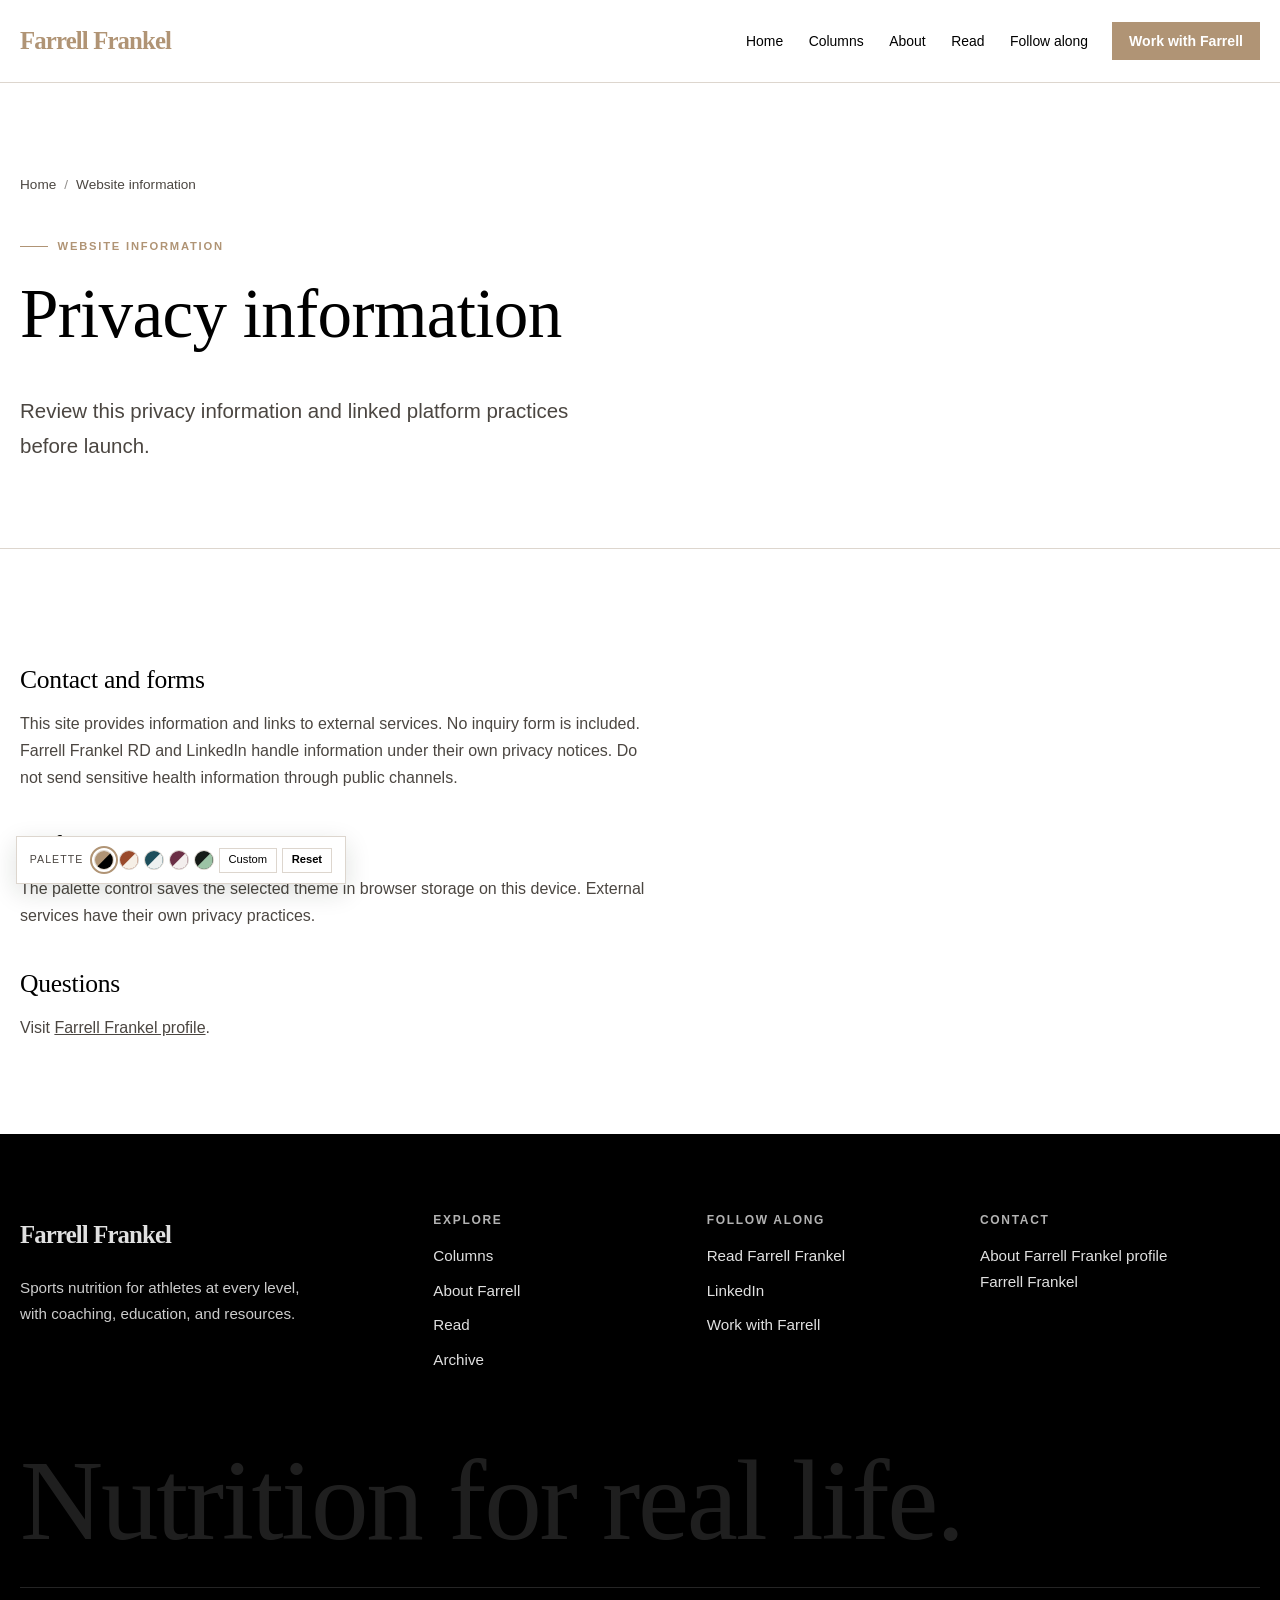
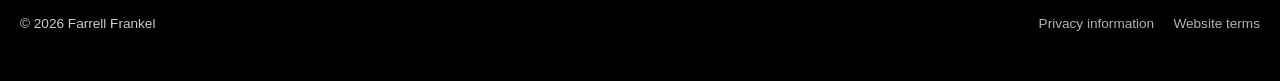
<file: privacy-policy.html>
<!DOCTYPE html><html lang="en" data-theme="sage"><head><meta charset="UTF-8"><meta name="viewport" content="width=device-width, initial-scale=1"><title>Privacy Information | Farrell Frankel</title><meta name="description" content="Privacy information for the Farrell Frankel website."><meta property="og:type" content="website"><meta property="og:site_name" content="Farrell Frankel"><meta property="og:title" content="Privacy Information | Farrell Frankel"><meta property="og:description" content="Privacy information for the Farrell Frankel website."><meta name="theme-color" content="#B09475"><link rel="icon" href="favicon.svg" type="image/svg+xml"><script src="theme-init.js"></script><link rel="preconnect" href="https://www.fueledbyfarrell.com">
  <link rel="preconnect" href="https://fonts.googleapis.com"><link rel="preconnect" href="https://fonts.gstatic.com" crossorigin><link rel="stylesheet" href="https://fonts.googleapis.com/css2?family=Instrument+Sans:wght@400;500;600&family=Newsreader:ital,opsz,wght@0,6..72,400;1,6..72,400&display=swap"><link rel="stylesheet" href="styles.css"><script type="application/ld+json">{"@context":"https://schema.org","@type":"WebPage","name":"Farrell Frankel","url":"https://fueledbyfarrell.com/"}</script></head><body class=""><a href="#main" class="skip-link">Skip to main content</a><header class="site-header"><div class="wrap header-inner"><a href="index.html" class="brand brand-wordmark" aria-label="Farrell Frankel, home">Farrell Frankel</a><nav class="main-nav" id="main-nav" aria-label="Primary"><ul class="nav-list"><li><a href="index.html">Home</a></li><li><a href="services.html">Columns</a></li><li><a href="about.html">About</a></li><li><a href="resources.html">Read</a></li><li><a href="contact.html">Follow along</a></li></ul><div class="mobile-only"><a href="https://www.fueledbyfarrell.com/" class="btn">Work with Farrell</a></div></nav><div class="header-tools"><a href="https://www.fueledbyfarrell.com/" class="btn btn-sm header-cta">Work with Farrell</a><button type="button" class="menu-toggle" aria-expanded="false" aria-controls="main-nav" aria-label="Open menu"><span></span></button></div></div></header><main id="main"><section class="page-hero"><div class="wrap"><nav class="crumbs"><ol><li><a href="index.html">Home</a></li><li>Website information</li></ol></nav><p class="kicker">Website information</p><h1 style="max-width:22ch">Privacy information</h1><p class="lead">Review this privacy information and linked platform practices before launch.</p></div></section><section class="section-tight"><div class="wrap"><article class="legal"><h2>Contact and forms</h2><p>This site provides information and links to external services. No inquiry form is included. Farrell Frankel RD and LinkedIn handle information under their own privacy notices. Do not send sensitive health information through public channels.</p><h2>Preferences</h2><p>The palette control saves the selected theme in browser storage on this device. External services have their own privacy practices.</p><h2>Questions</h2><p>Visit <a href="https://www.fueledbyfarrell.com/team-1">Farrell Frankel profile</a>.</p></article></div></section></main><footer class="site-footer"><div class="wrap"><div class="footer-grid"><div><a href="index.html" class="brand brand-wordmark" style="margin-bottom:1.2rem">Farrell Frankel</a><p style="max-width:34ch;opacity:.8">Sports nutrition for athletes at every level, with coaching, education, and resources.</p></div><div><h2>Explore</h2><ul><li><a href="services.html">Columns</a></li><li><a href="about.html">About Farrell</a></li><li><a href="resources.html">Read</a></li><li><a href="https://www.fueledbyfarrell.com/">Archive</a></li></ul></div><div><h2>Follow along</h2><ul><li><a href="https://www.fueledbyfarrell.com/">Read Farrell Frankel</a></li><li><a href="https://www.linkedin.com/in/farrell-frankel-ms-rd-2a87b11b/">LinkedIn</a></li><li><a href="https://www.fueledbyfarrell.com/">Work with Farrell</a></li></ul></div><div><h2>Contact</h2><address style="font-style:normal"><a href="https://www.fueledbyfarrell.com/team-1">About Farrell Frankel profile</a><br><a href="#contact">Farrell Frankel</a></address></div></div><p class="footer-word" aria-hidden="true">Nutrition for real life.</p><div class="footer-bottom"><p>&copy; <span data-year>2026</span> Farrell Frankel</p><nav aria-label="Legal"><a href="privacy-policy.html">Privacy information</a><a href="terms.html">Website terms</a></nav></div></div></footer><div class="palette palette-dock" role="group" aria-label="Colour palette">
  <span class="palette-label">Palette</span>
  <div class="palette-swatches">
    <button type="button" class="swatch" data-set-theme="sage" aria-pressed="true" aria-label="Farrell brand palette" title="Farrell"></button>
    <button type="button" class="swatch" data-set-theme="clay" aria-pressed="false" aria-label="Clay palette" title="Clay"></button>
    <button type="button" class="swatch" data-set-theme="harbor" aria-pressed="false" aria-label="Harbor palette" title="Harbor"></button>
    <button type="button" class="swatch" data-set-theme="plum" aria-pressed="false" aria-label="Plum palette" title="Plum"></button>
    <button type="button" class="swatch" data-set-theme="night" aria-pressed="false" aria-label="Night palette" title="Night"></button>
    <button type="button" class="palette-custom-toggle" aria-expanded="false">Custom</button>
    <button type="button" class="palette-reset-default" data-reset-default-palette aria-label="Reset palette to default colors" title="Reset to default colors">Reset</button>
  </div>
  <div class="palette-custom-controls" hidden>
    <p class="palette-custom-title">Make your own palette</p>
    <label>Page background <input type="color" data-custom-color="bg" value="#FFFFFF"></label>
    <label>Text <input type="color" data-custom-color="ink" value="#000000"></label>
    <label>Accent <input type="color" data-custom-color="accent" value="#B09475"></label>
    <div class="palette-custom-actions"><button type="button" class="palette-apply" data-apply-custom-palette>Apply colors</button><button type="button" class="palette-reset" data-reset-custom-palette>Reset</button></div>
    <p class="palette-custom-help">For clear contrast, pair a light page with dark text or a dark page with light text.</p>
    <p class="palette-custom-status" role="status" aria-live="polite"></p>
  </div>
</div><script src="script.js" defer></script></body></html>
</file>
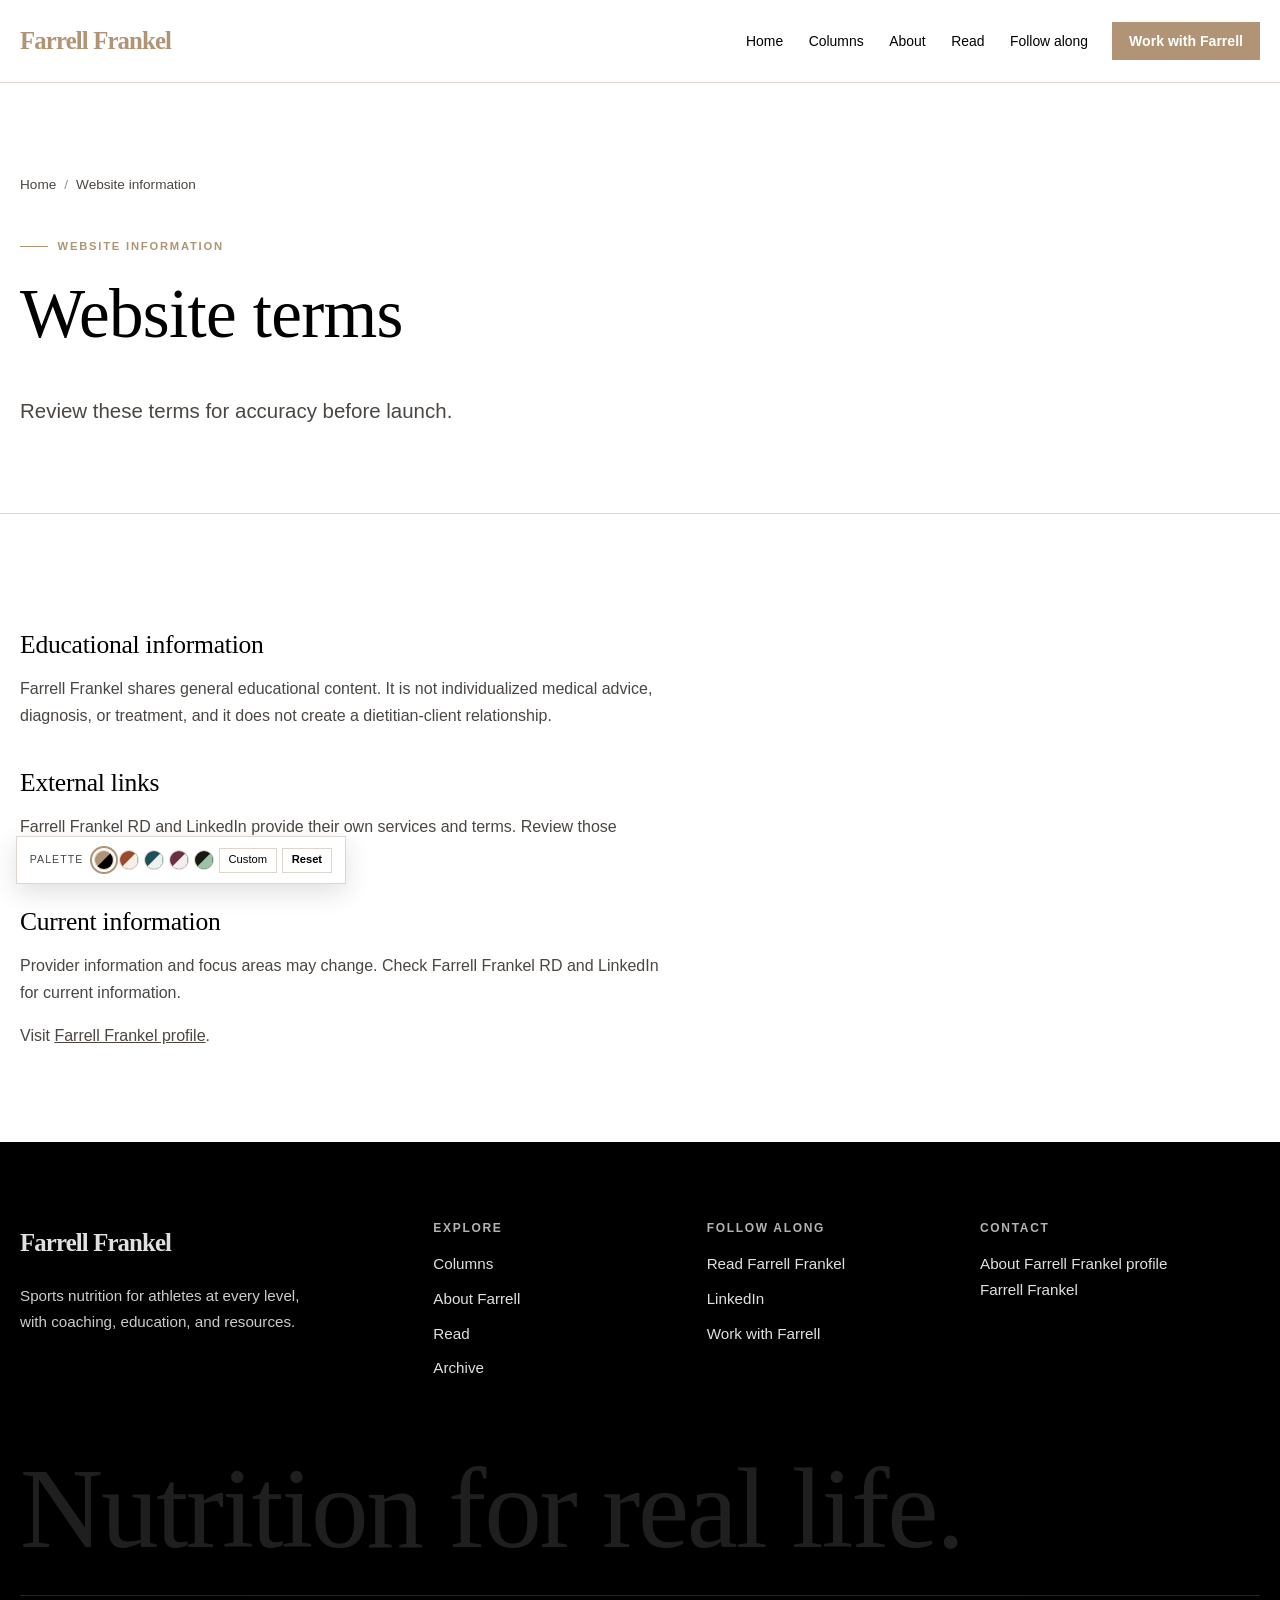
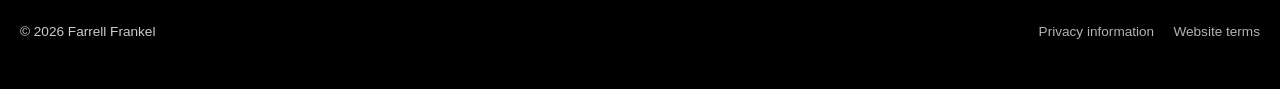
<file: terms.html>
<!DOCTYPE html><html lang="en" data-theme="sage"><head><meta charset="UTF-8"><meta name="viewport" content="width=device-width, initial-scale=1"><title>Website Terms | Farrell Frankel</title><meta name="description" content="General terms and educational content information for the Farrell Frankel website."><meta property="og:type" content="website"><meta property="og:site_name" content="Farrell Frankel"><meta property="og:title" content="Website Terms | Farrell Frankel"><meta property="og:description" content="General terms and educational content information for the Farrell Frankel website."><meta name="theme-color" content="#B09475"><link rel="icon" href="favicon.svg" type="image/svg+xml"><script src="theme-init.js"></script><link rel="preconnect" href="https://www.fueledbyfarrell.com">
  <link rel="preconnect" href="https://fonts.googleapis.com"><link rel="preconnect" href="https://fonts.gstatic.com" crossorigin><link rel="stylesheet" href="https://fonts.googleapis.com/css2?family=Instrument+Sans:wght@400;500;600&family=Newsreader:ital,opsz,wght@0,6..72,400;1,6..72,400&display=swap"><link rel="stylesheet" href="styles.css"><script type="application/ld+json">{"@context":"https://schema.org","@type":"WebPage","name":"Farrell Frankel","url":"https://fueledbyfarrell.com/"}</script></head><body class=""><a href="#main" class="skip-link">Skip to main content</a><header class="site-header"><div class="wrap header-inner"><a href="index.html" class="brand brand-wordmark" aria-label="Farrell Frankel, home">Farrell Frankel</a><nav class="main-nav" id="main-nav" aria-label="Primary"><ul class="nav-list"><li><a href="index.html">Home</a></li><li><a href="services.html">Columns</a></li><li><a href="about.html">About</a></li><li><a href="resources.html">Read</a></li><li><a href="contact.html">Follow along</a></li></ul><div class="mobile-only"><a href="https://www.fueledbyfarrell.com/" class="btn">Work with Farrell</a></div></nav><div class="header-tools"><a href="https://www.fueledbyfarrell.com/" class="btn btn-sm header-cta">Work with Farrell</a><button type="button" class="menu-toggle" aria-expanded="false" aria-controls="main-nav" aria-label="Open menu"><span></span></button></div></div></header><main id="main"><section class="page-hero"><div class="wrap"><nav class="crumbs"><ol><li><a href="index.html">Home</a></li><li>Website information</li></ol></nav><p class="kicker">Website information</p><h1 style="max-width:22ch">Website terms</h1><p class="lead">Review these terms for accuracy before launch.</p></div></section><section class="section-tight"><div class="wrap"><article class="legal"><h2>Educational information</h2><p>Farrell Frankel shares general educational content. It is not individualized medical advice, diagnosis, or treatment, and it does not create a dietitian-client relationship.</p><h2>External links</h2><p>Farrell Frankel RD and LinkedIn provide their own services and terms. Review those terms when using either platform.</p><h2>Current information</h2><p>Provider information and focus areas may change. Check Farrell Frankel RD and LinkedIn for current information.</p><p>Visit <a href="https://www.fueledbyfarrell.com/team-1">Farrell Frankel profile</a>.</p></article></div></section></main><footer class="site-footer"><div class="wrap"><div class="footer-grid"><div><a href="index.html" class="brand brand-wordmark" style="margin-bottom:1.2rem">Farrell Frankel</a><p style="max-width:34ch;opacity:.8">Sports nutrition for athletes at every level, with coaching, education, and resources.</p></div><div><h2>Explore</h2><ul><li><a href="services.html">Columns</a></li><li><a href="about.html">About Farrell</a></li><li><a href="resources.html">Read</a></li><li><a href="https://www.fueledbyfarrell.com/">Archive</a></li></ul></div><div><h2>Follow along</h2><ul><li><a href="https://www.fueledbyfarrell.com/">Read Farrell Frankel</a></li><li><a href="https://www.linkedin.com/in/farrell-frankel-ms-rd-2a87b11b/">LinkedIn</a></li><li><a href="https://www.fueledbyfarrell.com/">Work with Farrell</a></li></ul></div><div><h2>Contact</h2><address style="font-style:normal"><a href="https://www.fueledbyfarrell.com/team-1">About Farrell Frankel profile</a><br><a href="#contact">Farrell Frankel</a></address></div></div><p class="footer-word" aria-hidden="true">Nutrition for real life.</p><div class="footer-bottom"><p>&copy; <span data-year>2026</span> Farrell Frankel</p><nav aria-label="Legal"><a href="privacy-policy.html">Privacy information</a><a href="terms.html">Website terms</a></nav></div></div></footer><div class="palette palette-dock" role="group" aria-label="Colour palette">
  <span class="palette-label">Palette</span>
  <div class="palette-swatches">
    <button type="button" class="swatch" data-set-theme="sage" aria-pressed="true" aria-label="Farrell brand palette" title="Farrell"></button>
    <button type="button" class="swatch" data-set-theme="clay" aria-pressed="false" aria-label="Clay palette" title="Clay"></button>
    <button type="button" class="swatch" data-set-theme="harbor" aria-pressed="false" aria-label="Harbor palette" title="Harbor"></button>
    <button type="button" class="swatch" data-set-theme="plum" aria-pressed="false" aria-label="Plum palette" title="Plum"></button>
    <button type="button" class="swatch" data-set-theme="night" aria-pressed="false" aria-label="Night palette" title="Night"></button>
    <button type="button" class="palette-custom-toggle" aria-expanded="false">Custom</button>
    <button type="button" class="palette-reset-default" data-reset-default-palette aria-label="Reset palette to default colors" title="Reset to default colors">Reset</button>
  </div>
  <div class="palette-custom-controls" hidden>
    <p class="palette-custom-title">Make your own palette</p>
    <label>Page background <input type="color" data-custom-color="bg" value="#FFFFFF"></label>
    <label>Text <input type="color" data-custom-color="ink" value="#000000"></label>
    <label>Accent <input type="color" data-custom-color="accent" value="#B09475"></label>
    <div class="palette-custom-actions"><button type="button" class="palette-apply" data-apply-custom-palette>Apply colors</button><button type="button" class="palette-reset" data-reset-custom-palette>Reset</button></div>
    <p class="palette-custom-help">For clear contrast, pair a light page with dark text or a dark page with light text.</p>
    <p class="palette-custom-status" role="status" aria-live="polite"></p>
  </div>
</div><script src="script.js" defer></script></body></html>
</file>
<file: styles.css>
/* Nutrition practice website styles */

/* ---------- Palettes (built-in, switchable) ---------- */
:root,
[data-theme="sage"] {
  --bg: #FFFFFF;
  --surface: #FFFFFF;
  --surface-2: #F4F2EF;
  --ink: #000000;
  --ink-soft: #4B4641;
  --line: #DDD6CE;
  --brand: #B09475;
  --brand-ink: #FFFFFF;
  --accent: #B09475;
  --accent-soft: #E9E0D7;
  --band: #000000;
  --band-ink: #FFFFFF;
}
[data-theme="clay"] {
  --bg: #f6efe6;
  --surface: #fdf9f3;
  --surface-2: #ece1d2;
  --ink: #2b211b;
  --ink-soft: #5b4c41;
  --line: #dccdbb;
  --brand: #9a4a2b;
  --brand-ink: #fdf9f3;
  --accent: #4f6b3d;
  --accent-soft: #dfe5cf;
  --band: #3b2a21;
  --band-ink: #f0e5d6;
}
[data-theme="harbor"] {
  --bg: #eef1f0;
  --surface: #f9fbfa;
  --surface-2: #dde4e2;
  --ink: #15242a;
  --ink-soft: #435459;
  --line: #c6d0cf;
  --brand: #1e4f5c;
  --brand-ink: #f2f6f5;
  --accent: #b0773a;
  --accent-soft: #efe0cc;
  --band: #14323a;
  --band-ink: #dde8e6;
}
[data-theme="plum"] {
  --bg: #f3eeed;
  --surface: #fbf8f7;
  --surface-2: #e7dedc;
  --ink: #2a1d22;
  --ink-soft: #5a4950;
  --line: #d6c9c8;
  --brand: #6b2f45;
  --brand-ink: #fbf8f7;
  --accent: #5d6b3a;
  --accent-soft: #e2e4cf;
  --band: #351c26;
  --band-ink: #eee2e1;
}
[data-theme="night"] {
  --bg: #151a16;
  --surface: #1c231e;
  --surface-2: #252e27;
  --ink: #ece8de;
  --ink-soft: #b2b4a8;
  --line: #36413a;
  --brand: #9cc3a5;
  --brand-ink: #13201a;
  --accent: #e0a06f;
  --accent-soft: #3a2c22;
  --band: #0e120f;
  --band-ink: #dcd8cc;
}

:root {
  --font-display: "Newsreader", Georgia, "Times New Roman", serif;
  --font-body: "Instrument Sans", system-ui, -apple-system, "Segoe UI", Roboto, sans-serif;
  --radius: 3px;
  --wrap: 1200px;
  --ease: cubic-bezier(.2, .7, .2, 1);
  color-scheme: light;
}
[data-theme="night"] { color-scheme: dark; }

/* ---------- Base ---------- */
*, *::before, *::after { box-sizing: border-box; }
html { -webkit-text-size-adjust: 100%; scroll-behavior: smooth; }
body {
  margin: 0;
  background: var(--bg);
  color: var(--ink);
  font-family: var(--font-body);
  font-size: 1.0625rem;
  line-height: 1.65;
  overflow-x: hidden;
  transition: background-color .35s ease, color .35s ease;
}
img { max-width: 100%; height: auto; display: block; }
a { color: inherit; }
h1, h2, h3, h4 {
  font-family: var(--font-display);
  font-weight: 400;
  line-height: 1.12;
  margin: 0 0 .6em;
  letter-spacing: -0.01em;
  text-wrap: balance;
}
h1 { font-size: clamp(2.4rem, 5.4vw, 4.4rem); }
h2 { font-size: clamp(1.9rem, 3.6vw, 2.9rem); }
h3 { font-size: clamp(1.3rem, 2vw, 1.6rem); }
h4 { font-size: 1.15rem; font-family: var(--font-body); font-weight: 600; letter-spacing: 0; }
p { margin: 0 0 1em; }
em { font-style: italic; }
:focus-visible { outline: 2px solid var(--accent); outline-offset: 3px; }

.wrap { width: min(100% - 2.5rem, var(--wrap)); margin-inline: auto; }
.skip-link {
  position: absolute; left: 1rem; top: -100px; z-index: 100;
  background: var(--ink); color: var(--bg); padding: .6rem 1rem; text-decoration: none;
}
.skip-link:focus { top: 1rem; }
.sr-only { position: absolute; width: 1px; height: 1px; overflow: hidden; clip: rect(0 0 0 0); white-space: nowrap; }

.kicker {
  display: inline-flex; align-items: center; gap: .6rem;
  font-size: .78rem; font-weight: 600; letter-spacing: .14em; text-transform: uppercase;
  color: var(--accent); margin-bottom: 1.2rem;
}
.kicker::before { content: ""; width: 28px; height: 1px; background: currentColor; }
.lead { font-size: clamp(1.1rem, 1.6vw, 1.3rem); color: var(--ink-soft); max-width: 40ch; }
.muted { color: var(--ink-soft); }
.note { font-size: .85rem; color: var(--ink-soft); }

/* ---------- Buttons & links ---------- */
.btn {
  --b: var(--brand);
  display: inline-flex; align-items: center; gap: .65rem;
  padding: .95rem 1.4rem;
  font: 600 .95rem/1 var(--font-body);
  text-decoration: none; cursor: pointer;
  border: 1px solid var(--b); border-radius: var(--radius);
  background: var(--b); color: var(--brand-ink);
  position: relative; overflow: hidden; isolation: isolate;
  transition: color .3s var(--ease), border-color .3s var(--ease);
}
.btn::before {
  content: ""; position: absolute; inset: 0; z-index: -1;
  background: var(--ink); transform: scaleX(0); transform-origin: right;
  transition: transform .45s var(--ease);
}
.btn:hover::before { transform: scaleX(1); transform-origin: left; }
.btn:hover { border-color: var(--ink); color: var(--bg); }
.btn svg { width: 18px; height: 18px; transition: transform .3s var(--ease); }
.btn:hover svg { transform: translateX(4px); }
.btn-ghost { background: transparent; color: var(--ink); border-color: var(--line); }
.btn-ghost::before { background: var(--surface-2); }
.btn-ghost:hover { color: var(--ink); border-color: var(--ink); }
.btn-sm { padding: .7rem 1rem; font-size: .88rem; }

.link {
  font-weight: 600; text-decoration: none; color: var(--brand);
  display: inline-flex; align-items: center; gap: .4rem;
  background: linear-gradient(currentColor, currentColor) 0 100% / 0 1px no-repeat;
  transition: background-size .35s var(--ease);
  padding-bottom: 2px;
}
.link:hover { background-size: 100% 1px; }
.link svg { width: 16px; height: 16px; transition: transform .3s var(--ease); }
.link:hover svg { transform: translateX(3px); }

/* ---------- Header ---------- */
.site-header {
  position: sticky; top: 0; z-index: 50;
  background: color-mix(in srgb, var(--bg) 92%, transparent);
  backdrop-filter: saturate(1.2) blur(8px);
  border-bottom: 1px solid transparent;
  transition: border-color .3s ease, background-color .35s ease;
}
.site-header.scrolled { border-bottom-color: var(--line); }
.header-inner { display: flex; align-items: center; gap: 1.5rem; min-height: 76px; }
.brand { display: flex; align-items: center; gap: .7rem; text-decoration: none; margin-right: auto; }
.brand-logo { display:block; width:132px; height:60px; object-fit:contain; flex:none; }
.brand-mark { width: 34px; height: 34px; color: var(--brand); flex: none; }
.brand-name { font-family: var(--font-display); font-size: 1.3rem; line-height: 1; display: block; }
.brand-sub { font-size: .7rem; letter-spacing: .12em; text-transform: uppercase; color: var(--ink-soft); }
.nav-list { list-style: none; display: flex; gap: 1.8rem; margin: 0; padding: 0; }
.nav-list a {
  text-decoration: none; font-size: .95rem; font-weight: 500; position: relative; padding: .4rem 0;
}
.nav-list a::after {
  content: ""; position: absolute; left: 0; right: 0; bottom: 0; height: 1px; background: var(--accent);
  transform: scaleX(0); transform-origin: left; transition: transform .35s var(--ease);
}
.nav-list a:hover::after, .nav-list a[aria-current="page"]::after { transform: scaleX(1); }
.nav-list a[aria-current="page"] { color: var(--brand); }
.header-cta { flex: none; }
.menu-toggle {
  display: none; background: none; border: 1px solid var(--line); border-radius: var(--radius);
  width: 44px; height: 44px; color: var(--ink); cursor: pointer; align-items: center; justify-content: center;
}
.menu-toggle span { display: block; width: 18px; height: 1.5px; background: currentColor; position: relative; transition: background .2s; }
.menu-toggle span::before, .menu-toggle span::after {
  content: ""; position: absolute; left: 0; width: 18px; height: 1.5px; background: currentColor; transition: transform .3s var(--ease);
}
.menu-toggle span::before { top: -6px; }
.menu-toggle span::after { top: 6px; }
.menu-toggle[aria-expanded="true"] span { background: transparent; }
.menu-toggle[aria-expanded="true"] span::before { transform: translateY(6px) rotate(45deg); }
.menu-toggle[aria-expanded="true"] span::after { transform: translateY(-6px) rotate(-45deg); }

/* Palette switcher */
.palette { display: flex; align-items: center; gap: .5rem; }
.palette-label { font-size: .72rem; letter-spacing: .12em; text-transform: uppercase; color: var(--ink-soft); }
.palette-swatches { display: flex; gap: 4px; }
.swatch {
  width: 22px; height: 22px; border-radius: 2px; cursor: pointer; padding: 0;
  border: 1px solid var(--line); position: relative; overflow: hidden;
  transition: transform .25s var(--ease);
}
.swatch::before, .swatch::after { content: ""; position: absolute; inset: 0; }
.swatch::after { clip-path: polygon(100% 0, 100% 100%, 0 100%); }
.swatch[data-set-theme="sage"]::before { background: #B09475; } .swatch[data-set-theme="sage"]::after { background: #000000; }
.swatch[data-set-theme="clay"]::before { background: #9a4a2b; } .swatch[data-set-theme="clay"]::after { background: #f6efe6; }
.swatch[data-set-theme="harbor"]::before { background: #1e4f5c; } .swatch[data-set-theme="harbor"]::after { background: #eef1f0; }
.swatch[data-set-theme="plum"]::before { background: #6b2f45; } .swatch[data-set-theme="plum"]::after { background: #f3eeed; }
.swatch[data-set-theme="night"]::before { background: #151a16; } .swatch[data-set-theme="night"]::after { background: #9cc3a5; }
.swatch:hover { transform: translateY(-2px); }
.swatch[aria-pressed="true"] { outline: 2px solid var(--ink); outline-offset: 2px; }

.header-tools { display: flex; align-items: center; gap: 1.25rem; }

/* ---------- Sections ---------- */
.section { padding: clamp(4.5rem, 9vw, 8rem) 0; }
.section-tight { padding: clamp(3rem, 6vw, 5rem) 0; }
.section-surface { background: var(--surface); }
.section-band { background: var(--band); color: var(--band-ink); }
.section-band .kicker { color: var(--accent-soft); }
.section-band .muted, .section-band .lead { color: color-mix(in srgb, var(--band-ink) 75%, transparent); }
.rule { border: 0; border-top: 1px solid var(--line); margin: 0; }

.split { display: grid; grid-template-columns: 5fr 7fr; gap: clamp(2rem, 6vw, 6rem); align-items: start; }
.split-even { grid-template-columns: 1fr 1fr; align-items: center; }
.sticky-col { position: sticky; top: 110px; }

/* Hero */
.hero { padding: clamp(3rem, 7vw, 6rem) 0 clamp(4rem, 8vw, 7rem); }
.hero-grid { display: grid; grid-template-columns: 1.05fr .95fr; gap: clamp(2rem, 5vw, 5rem); align-items: end; }
.hero h1 em { color: var(--brand); }
.hero-actions { display: flex; flex-wrap: wrap; gap: .8rem; margin: 2rem 0 2.5rem; }
.hero-facts { display: grid; grid-template-columns: repeat(3, 1fr); border-top: 1px solid var(--line); }
.hero-facts li { list-style: none; padding: 1rem 1rem 0 0; font-size: .9rem; color: var(--ink-soft); }
.hero-facts strong { display: block; color: var(--ink); font-weight: 600; margin-bottom: .2rem; }
.hero-facts { padding: 0; margin: 0; }
.hero-media { position: relative; }
.hero-media figure { margin: 0; overflow: hidden; border-radius: var(--radius); aspect-ratio: 4 / 5; }
.hero-media img { width: 100%; height: 100%; object-fit: cover; }
.hero-tag {
  position: absolute; left: -1.5rem; bottom: 2rem; background: var(--surface); padding: 1rem 1.2rem;
  border-left: 3px solid var(--accent); max-width: 260px; font-size: .9rem; box-shadow: 0 12px 30px -18px rgba(0,0,0,.35);
}
.hero-tag strong { display: block; font-family: var(--font-display); font-size: 1.15rem; font-weight: 400; }

.page-hero { padding: clamp(3rem, 7vw, 6rem) 0 clamp(2.5rem, 5vw, 4rem); border-bottom: 1px solid var(--line); }
.page-hero .lead { max-width: 52ch; }
.crumbs { font-size: .85rem; color: var(--ink-soft); margin-bottom: 2rem; }
.crumbs ol { list-style: none; display: flex; gap: .5rem; padding: 0; margin: 0; flex-wrap: wrap; }
.crumbs li + li::before { content: "/"; margin-right: .5rem; opacity: .6; }
.crumbs a { text-decoration: none; }
.crumbs a:hover { text-decoration: underline; }

/* Numbered list rows */
.rows { list-style: none; margin: 0; padding: 0; border-top: 1px solid var(--line); }
.row {
  display: grid; grid-template-columns: 4rem 1fr; gap: 1rem; padding: 1.6rem 0;
  border-bottom: 1px solid var(--line); position: relative;
}
.row-num { font-family: var(--font-display); font-size: 1.1rem; color: var(--accent); }
.row h3 { margin-bottom: .35rem; transition: color .3s ease; }
.row p { margin: 0; color: var(--ink-soft); }
.row::after {
  content: ""; position: absolute; left: 0; bottom: -1px; height: 1px; width: 100%; background: var(--brand);
  transform: scaleX(0); transform-origin: left; transition: transform .5s var(--ease);
}
.row:hover::after { transform: scaleX(1); }
.row:hover h3 { color: var(--brand); }
.section-band .rows, .section-band .row { border-color: color-mix(in srgb, var(--band-ink) 18%, transparent); }
.section-band .row p { color: color-mix(in srgb, var(--band-ink) 72%, transparent); }
.section-band .row:hover h3 { color: var(--accent-soft); }
.section-band .row::after { background: var(--accent-soft); }

/* Condition index */
.index-grid { display: grid; grid-template-columns: repeat(3, 1fr); border-top: 1px solid var(--line); border-left: 1px solid var(--line); }
.index-item {
  padding: 2rem 1.8rem 2.2rem; border-right: 1px solid var(--line); border-bottom: 1px solid var(--line);
  transition: background-color .35s ease;
}
.index-item:hover { background: var(--surface); }
.index-item .tag { font-size: .75rem; letter-spacing: .1em; text-transform: uppercase; color: var(--ink-soft); }
.index-item h3 { margin: .8rem 0 .6rem; }
.index-item p { color: var(--ink-soft); margin: 0; font-size: .98rem; }

/* Plate explorer */
.plate { display: grid; grid-template-columns: 1fr 1.4fr; gap: clamp(2rem, 5vw, 4rem); align-items: start; margin-top: 3rem; }
.plate-tabs { display: flex; flex-direction: column; border-top: 1px solid var(--line); }
.plate-tab {
  text-align: left; background: none; border: 0; border-bottom: 1px solid var(--line); color: var(--ink);
  padding: 1.15rem 0; font: 400 1.35rem/1.2 var(--font-display); cursor: pointer;
  display: flex; justify-content: space-between; align-items: center; gap: 1rem;
  transition: color .25s ease, padding .35s var(--ease);
}
.plate-tab span.share { font: 500 .8rem var(--font-body); color: var(--ink-soft); letter-spacing: .06em; }
.plate-tab:hover { padding-left: .6rem; color: var(--brand); }
.plate-tab[aria-selected="true"] { color: var(--brand); padding-left: .6rem; box-shadow: inset 3px 0 0 var(--accent); }
.plate-panel { background: var(--surface); padding: clamp(1.5rem, 3vw, 2.5rem); border-radius: var(--radius); border: 1px solid var(--line); }
.plate-panel[hidden] { display: none; }
.plate-panel.is-in { animation: panelIn .45s var(--ease); }
@keyframes panelIn { from { opacity: 0; transform: translateY(8px); } to { opacity: 1; transform: none; } }
.plate-panel ul { padding-left: 1.1rem; }
.plate-panel li { margin-bottom: .5rem; }
.target { margin-top: 1.5rem; padding-top: 1.2rem; border-top: 1px dashed var(--line); }
.target h4 { color: var(--accent); margin-bottom: .3rem; }

/* Photo */
.photo { margin: 0; overflow: hidden; border-radius: var(--radius); }
.photo img { width: 100%; height: 100%; object-fit: cover; transition: transform 1.1s var(--ease); }
.photo:hover img { transform: scale(1.035); }
.photo figcaption { font-size: .82rem; color: var(--ink-soft); padding-top: .6rem; }

/* Check list */
.ticks { list-style: none; padding: 0; margin: 1.5rem 0; }
.ticks li { padding: .85rem 0 .85rem 2rem; border-bottom: 1px solid var(--line); position: relative; }
.ticks li::before {
  content: ""; position: absolute; left: 0; top: 1.25rem; width: 12px; height: 7px;
  border-left: 2px solid var(--brand); border-bottom: 2px solid var(--brand); transform: rotate(-45deg);
}
.section-band .ticks li { border-color: color-mix(in srgb, var(--band-ink) 18%, transparent); }
.section-band .ticks li::before { border-color: var(--accent-soft); }

/* Cards */
.cards { display: grid; grid-template-columns: repeat(3, 1fr); gap: 1.5rem; }
.card {
  background: var(--surface); border: 1px solid var(--line); border-radius: var(--radius);
  padding: 1.8rem; display: flex; flex-direction: column;
  transition: transform .4s var(--ease), border-color .3s ease, box-shadow .4s var(--ease);
}
.card:hover { transform: translateY(-4px); border-color: var(--ink-soft); box-shadow: 0 18px 40px -28px rgba(0,0,0,.45); }
.card .tag { font-size: .74rem; letter-spacing: .1em; text-transform: uppercase; color: var(--accent); margin-bottom: .8rem; }
.card p { color: var(--ink-soft); }
.card .link { margin-top: auto; }
.card.is-hidden { display: none; }

/* Pricing / programs */
.programs { display: grid; grid-template-columns: repeat(3, 1fr); border: 1px solid var(--line); border-radius: var(--radius); overflow: hidden; }
.program { padding: 2.2rem 2rem; background: var(--surface); display: flex; flex-direction: column; transition: background-color .3s; }
.program + .program { border-left: 1px solid var(--line); }
.program.featured { background: var(--band); color: var(--band-ink); }
.program.featured .muted, .program.featured li { color: color-mix(in srgb, var(--band-ink) 80%, transparent); }
.program .format { font-size: .85rem; letter-spacing: .06em; text-transform: uppercase; color: var(--accent); }
.program.featured .format { color: var(--accent-soft); }
.program ul { padding: 0; list-style: none; margin: 1.2rem 0 1.8rem; }
.program li { padding: .5rem 0; border-bottom: 1px solid color-mix(in srgb, currentColor 14%, transparent); font-size: .95rem; }
.program .rate { font-family: var(--font-display); font-size: 1.4rem; margin-top: auto; margin-bottom: 1.2rem; }
.program.featured .btn { --b: var(--accent-soft); color: var(--band); }

/* Tables */
.table-wrap { overflow-x: auto; border: 1px solid var(--line); border-radius: var(--radius); }
table { width: 100%; border-collapse: collapse; min-width: 560px; background: var(--surface); }
th, td { text-align: left; padding: 1rem 1.2rem; border-bottom: 1px solid var(--line); vertical-align: top; font-size: .96rem; }
th { font-weight: 600; background: var(--surface-2); }
tr:last-child td { border-bottom: 0; }
tbody tr { transition: background-color .25s; }
tbody tr:hover { background: var(--bg); }

/* FAQ */
.faq details { border-bottom: 1px solid var(--line); }
.faq details:first-child { border-top: 1px solid var(--line); }
.faq summary {
  list-style: none; cursor: pointer; padding: 1.4rem 2.5rem 1.4rem 0; position: relative;
  font: 400 1.25rem/1.3 var(--font-display); transition: color .25s;
}
.faq summary::-webkit-details-marker { display: none; }
.faq summary::after, .faq summary::before {
  content: ""; position: absolute; right: .3rem; top: 50%; width: 14px; height: 1.5px; background: currentColor;
  transition: transform .3s var(--ease);
}
.faq summary::before { transform: rotate(90deg); }
.faq details[open] summary::before { transform: rotate(0); }
.faq summary:hover { color: var(--brand); }
.faq .answer { padding: 0 0 1.4rem; color: var(--ink-soft); max-width: 70ch; }

/* Filter */
.filters { display: flex; flex-wrap: wrap; gap: .5rem; margin: 2rem 0; }
.filter {
  background: transparent; border: 1px solid var(--line); border-radius: var(--radius); color: var(--ink);
  padding: .6rem 1rem; font: 500 .9rem var(--font-body); cursor: pointer; transition: all .25s ease;
}
.filter:hover { border-color: var(--ink); }
.filter[aria-pressed="true"] { background: var(--ink); color: var(--bg); border-color: var(--ink); }

/* Forms */
.form { display: grid; grid-template-columns: 1fr 1fr; gap: 1.2rem 1.4rem; }
.field { display: flex; flex-direction: column; gap: .45rem; }
.field.full { grid-column: 1 / -1; }
.field label { font-size: .9rem; font-weight: 600; }
.field input, .field select, .field textarea {
  font: inherit; font-size: 1rem; color: var(--ink); background: var(--surface);
  border: 1px solid var(--line); border-radius: var(--radius); padding: .85rem 1rem; width: 100%;
  transition: border-color .2s, box-shadow .2s;
}
.field textarea { min-height: 140px; resize: vertical; }
.field input:focus, .field select:focus, .field textarea:focus { outline: none; border-color: var(--brand); box-shadow: 0 0 0 3px color-mix(in srgb, var(--brand) 18%, transparent); }
.field .error { font-size: .82rem; color: #a3322a; min-height: 1em; }
[data-theme="night"] .field .error { color: #f0a097; }
.field [aria-invalid="true"] { border-color: #a3322a; }
.form-status { grid-column: 1 / -1; padding: 1rem 1.2rem; border-left: 3px solid var(--brand); background: var(--surface-2); }
.form-status[hidden] { display: none; }
.notice { border-left: 3px solid var(--accent); background: var(--accent-soft); padding: 1rem 1.2rem; font-size: .93rem; margin-bottom: 2rem; color: var(--ink); }
.newsletter { display: flex; gap: .8rem; flex-wrap: wrap; align-items: end; }
.newsletter .field { flex: 1 1 200px; }
.section-band .field input { background: transparent; color: var(--band-ink); border-color: color-mix(in srgb, var(--band-ink) 30%, transparent); }
.section-band .field label { color: var(--band-ink); }

/* Contact info */
.info-list { display: grid; gap: 0; border-top: 1px solid var(--line); }
.info-list > div { padding: 1.4rem 0; border-bottom: 1px solid var(--line); display: grid; grid-template-columns: 9rem 1fr; gap: 1rem; }
.info-list dt { font-size: .78rem; letter-spacing: .1em; text-transform: uppercase; color: var(--ink-soft); padding-top: .2rem; }
.info-list dd { margin: 0; }
.ph { background: var(--accent-soft); padding: 0 .3em; border-radius: 2px; font-size: .95em; }

/* Steps */
.steps { display: grid; grid-template-columns: repeat(3, 1fr); gap: 2rem; counter-reset: s; }
.step { border-top: 2px solid var(--ink); padding-top: 1.4rem; }
.step-n { font-family: var(--font-display); font-size: 2.6rem; line-height: 1; color: var(--accent); display: block; margin-bottom: 1rem; }

/* CTA band */
.cta { display: flex; flex-direction: column; align-items: flex-start; gap: 1.5rem; }
.cta .btn { --b: var(--accent-soft); color: var(--band); }
.cta .btn::before { background: var(--bg); }
.cta .btn:hover { color: var(--ink); border-color: var(--bg); }
.cta .btn-ghost { background: transparent; color: var(--band-ink); border-color: color-mix(in srgb, var(--band-ink) 35%, transparent); }

/* Legal */
.legal { max-width: 72ch; }
.legal h2 { font-size: 1.6rem; margin-top: 2.5rem; }
.legal p, .legal li { color: var(--ink-soft); }

/* Footer */
.site-footer { background: var(--band); color: var(--band-ink); padding: 5rem 0 2rem; font-size: .95rem; }
.footer-grid { display: grid; grid-template-columns: 1.6fr 1fr 1fr 1.2fr; gap: 2.5rem; }
.site-footer h2 { font-family: var(--font-body); font-size: .75rem; letter-spacing: .14em; text-transform: uppercase; font-weight: 600; opacity: .7; margin-bottom: 1rem; }
.site-footer ul { list-style: none; padding: 0; margin: 0; }
.site-footer li { margin-bottom: .55rem; }
.site-footer a { text-decoration: none; opacity: .88; transition: opacity .2s; }
.site-footer a:hover { opacity: 1; text-decoration: underline; text-underline-offset: 3px; }
.site-footer .brand-logo { width:132px; height:60px; }
.footer-word { font-family: var(--font-display); font-size: clamp(2.5rem, 9vw, 7.5rem); line-height: .95; margin: 4rem 0 2rem; opacity: .14; letter-spacing: -0.02em; overflow-wrap: anywhere; }
.footer-bottom { display: flex; flex-wrap: wrap; justify-content: space-between; gap: 1rem; padding-top: 1.5rem; border-top: 1px solid color-mix(in srgb, var(--band-ink) 18%, transparent); font-size: .85rem; opacity: .8; }
.footer-bottom nav { display: flex; gap: 1.2rem; flex-wrap: wrap; }

/* ---------- Scroll reveal ---------- */
.js [data-reveal] { opacity: 0; transform: translateY(22px); transition: opacity .8s var(--ease), transform .8s var(--ease); transition-delay: var(--d, 0s); }
.js [data-reveal="fade"] { transform: none; }
.js [data-reveal="clip"] { transform: scale(.98); clip-path: inset(6% 0 6% 0); transition: opacity .9s var(--ease), transform 1.1s var(--ease), clip-path 1.1s var(--ease); }
.js [data-reveal].in { opacity: 1; transform: none; }
.js [data-reveal="clip"].in { clip-path: inset(0 0 0 0); }
.js .line-draw { transform: scaleX(0); transform-origin: left; transition: transform 1s var(--ease) .2s; }
.js .in .line-draw, .js .line-draw.in { transform: scaleX(1); }

@media (prefers-reduced-motion: reduce) {
  html { scroll-behavior: auto; }
  *, *::before, *::after { animation-duration: .01ms !important; transition-duration: .01ms !important; transition-delay: 0s !important; }
  .js [data-reveal] { opacity: 1; transform: none; clip-path: none; }
}

/* ---------- Responsive ---------- */
@media (max-width: 1080px) {
  .nav-list { gap: 1.2rem; }
  .palette-label { display: none; }
  .footer-grid { grid-template-columns: 1fr 1fr; }
}
@media (max-width: 960px) {
  .menu-toggle { display: inline-flex; }
  .header-cta { display: none; }
  .main-nav {
    position: fixed; inset: 76px 0 0 0; background: var(--bg); padding: 2rem 1.25rem;
    display: flex; flex-direction: column; gap: 2rem; overflow-y: auto;
    visibility: hidden; opacity: 0; transform: translateY(-8px);
    transition: opacity .3s ease, transform .3s var(--ease), visibility 0s linear .3s;
  }
  .main-nav.open { visibility: visible; opacity: 1; transform: none; transition-delay: 0s; }
  .nav-list { flex-direction: column; gap: 0; }
  .nav-list a { display: block; font-family: var(--font-display); font-size: 1.8rem; padding: .8rem 0; border-bottom: 1px solid var(--line); }
  .nav-list a::after { display: none; }
  .main-nav .mobile-only { display: flex; }
  .header-tools .palette { display: none; }
  .hero-grid, .split, .split-even, .plate, .cta { grid-template-columns: 1fr; }
  .sticky-col { position: static; }
  .hero-media figure { aspect-ratio: 4 / 3; }
  .hero-tag { left: 1rem; bottom: 1rem; }
  .index-grid, .cards, .programs, .steps { grid-template-columns: 1fr 1fr; }
  .program + .program { border-left: 0; }
  .programs { gap: 1px; background: var(--line); }
}
@media (min-width: 961px) { .mobile-only { display: none !important; } }
@media (max-width: 640px) {
  body { font-size: 1rem; }
  .hero-facts { grid-template-columns: 1fr; }
  .hero-facts li { padding: .9rem 0; border-bottom: 1px solid var(--line); }
  .index-grid, .cards, .programs, .steps, .form, .footer-grid { grid-template-columns: 1fr; }
  .row { grid-template-columns: 2.6rem 1fr; }
  .info-list > div { grid-template-columns: 1fr; gap: .3rem; }
  .hero-actions .btn { width: 100%; justify-content: space-between; }
  .brand-sub { display: none; }
}

/* Art direction refresh: editorial, tactile, and deliberately quiet */
:root { --bg:#f3efe5; --surface:#faf8f1; --surface-2:#e7e0d2; --ink:#252b21; --ink-soft:#555a4e; --line:#c9c4b7; --brand:#294a36; --brand-ink:#f7f3e9; --accent:#a14f32; --accent-soft:#e8c9a8; --band:#294234; --band-ink:#f3efe5; --font-display:Georgia,'Times New Roman',serif; --font-body:Arial,Helvetica,sans-serif; --wrap:1240px; --radius:0px; }
[data-theme] { color-scheme: light; }
body { font-size:16px; line-height:1.7; }
.palette { display:none!important; }
.site-header { background:var(--bg); backdrop-filter:none; border-bottom:1px solid var(--line); }
.header-inner { min-height:82px; }
.brand-mark { color:var(--accent); }
.brand-name { font-size:1.45rem; }
.nav-list { gap:clamp(1rem,2vw,2rem); }
.nav-list a { font-size:.87rem; }
.nav-list a[aria-current="page"] { text-decoration:underline; text-decoration-color:var(--accent); text-underline-offset:7px; }
.btn { border-radius:0; transition:background-color .2s ease,color .2s ease; }
.btn::before,.btn svg,.link svg { transition:none; }
.btn:hover::before { transform:none; background:var(--accent); }
.btn:hover svg,.link:hover svg { transform:none; }
.link { background:none; border-bottom:1px solid currentColor; }
.link:hover { background:none; }
.hero { padding:clamp(3rem,6vw,5.5rem) 0 clamp(4rem,7vw,6rem); }
.hero-grid { grid-template-columns:minmax(0,1.02fr) minmax(360px,.98fr); align-items:center; gap:clamp(2rem,7vw,7rem); }
.hero h1 { max-width:13ch; font-size:clamp(3.4rem,6.1vw,6.2rem); line-height:.99; letter-spacing:-.055em; }
.hero h1 em { color:var(--accent); }
.hero .lead { max-width:48ch; font-size:1.13rem; }
.hero-media { padding:0 0 2rem 2rem; }
.hero-media::before { content:""; position:absolute; inset:2rem 2rem 0 0; border:1px solid var(--accent); }
.hero-media figure { position:relative; aspect-ratio:4 / 4.5; }
.hero-media img { filter:saturate(.88); }
.hero-tag { left:auto; right:-1rem; bottom:1rem; max-width:230px; box-shadow:none; background:var(--surface); }
.hero-actions { margin:1.7rem 0 2.2rem; }
.hero-facts { grid-template-columns:1fr; }
.hero-facts li { padding:.8rem .5rem .8rem 0; border-bottom:1px solid var(--line); font-size:.85rem; }
.hero-facts li:last-child { border-bottom:0; }
.hero-facts strong { display:inline-block; min-width:10rem; }
.section { padding:clamp(4rem,8vw,7rem) 0; }
.kicker { color:var(--accent); font-size:.7rem; letter-spacing:.16em; }
.section-surface { background:#e9e4d8; }
.section-band { background:var(--brand); }
.index-grid { border:0; border-top:1px solid var(--ink); grid-template-columns:repeat(2,1fr); }
.index-item { border:0; border-bottom:1px solid var(--line); padding:1.6rem 2rem 1.8rem 0; }
.index-item:nth-child(odd) { border-right:1px solid var(--line); }
.index-item:nth-child(even) { padding-left:2rem; }
.index-item:hover { background:transparent; }
.index-item .tag { color:var(--accent); }
.index-item h3 { font-size:1.75rem; }
.rows { border-top-color:var(--ink); }
.row { padding:1.35rem 0; }
.row::after { display:none; }
.row:hover h3 { color:var(--ink); }
.cards,.programs { gap:0; border-top:1px solid var(--line); }
.card { border:0; border-bottom:1px solid var(--line); background:transparent; padding:1.75rem 1.5rem 2rem 0; }
.card:hover { transform:none; box-shadow:none; border-color:var(--line); }
.photo,.plate-panel,.form,.notice,.table-wrap,.programs { border-radius:0; }
.footer-word { opacity:.12; }
.js [data-reveal],.js [data-reveal="clip"] { opacity:1; transform:none; clip-path:none; transition:none; }
.js [data-reveal].in { opacity:1; transform:none; }
@media(max-width:960px) { .hero-grid { grid-template-columns:1fr 1fr; gap:2rem; } .hero h1 { font-size:clamp(3rem,6vw,4.5rem); } .hero-media { padding-left:1rem; } .hero-media::before { inset:1.5rem 1rem 0 0; } .hero-tag { right:0; } }
@media(max-width:760px) { .hero-grid { grid-template-columns:1fr; } .hero h1 { max-width:12ch; } .hero-media { width:min(100%,560px); padding-left:1rem; margin:1rem auto 0; } .hero-media figure { aspect-ratio:4/3; } .hero-facts { grid-template-columns:1fr; } .hero-facts strong { display:block; } .index-grid { grid-template-columns:1fr; } .index-item:nth-child(odd) { border-right:0; } .index-item:nth-child(even) { padding-left:0; } }
@media(prefers-reduced-motion:reduce) { *,*::before,*::after { scroll-behavior:auto!important; animation:none!important; transition:none!important; } }


/* Full-bleed homepage hero */
.hero { position:relative; isolation:isolate; min-height:min(820px,calc(100svh - 82px)); display:flex; align-items:center; padding:clamp(3.5rem,8vw,7rem) 0; color:#fffaf1; background:#1c2b20 url('assets/hero.jpg') center 48% / cover no-repeat; }
.hero::before { content:""; position:absolute; inset:0; z-index:-1; background:rgba(18,31,23,.72); }
.hero .hero-grid { width:min(100% - 2.5rem,var(--wrap)); display:block; }
.hero-grid > div:first-child { max-width:760px; }
.hero .kicker,.hero .lead,.hero .hero-facts li { color:#f5f0e7; }
.hero h1 { max-width:14ch; font-size:clamp(3.2rem,7vw,6.5rem); }
.hero h1 em { color:#f0c59e; }
.hero-facts { max-width:740px; border-top-color:rgba(255,250,241,.55); }
.hero-facts li { border-bottom-color:rgba(255,250,241,.35); }
.hero-facts strong { color:#fffaf1; }
.hero .hero-media { display:none; }
.hero .btn { --b:#f2e8d8; color:#213829; }
.hero .btn::before { background:#d7a17e; }
.hero .btn:hover { color:#1d2d22; border-color:#d7a17e; }
.hero .btn-ghost { color:#fffaf1; border-color:rgba(255,250,241,.65); background:transparent; }
.hero .btn-ghost::before { background:rgba(255,250,241,.15); }
.hero .btn-ghost:hover { color:#fffaf1; border-color:#fffaf1; }
@media(max-width:760px) { .hero { min-height:calc(100svh - 72px); background-position:58% center; } .hero .hero-grid { width:min(100% - 2rem,var(--wrap)); } .hero h1 { font-size:clamp(2.85rem,12vw,4.4rem); } .hero-facts { max-width:100%; } }


/* Frontend palette switcher */
:root,[data-theme="sage"] { --bg:#FFFFFF; --surface:#FFFFFF; --surface-2:#F4F2EF; --ink:#000000; --ink-soft:#4B4641; --line:#DDD6CE; --brand:#B09475; --brand-ink:#FFFFFF; --accent:#B09475; --accent-soft:#E9E0D7; --band:#000000; --band-ink:#FFFFFF; }
[data-theme="clay"] { --bg:#f5ece2; --surface:#fff9f2; --surface-2:#ead8c8; --ink:#30231c; --ink-soft:#665349; --line:#d8c4b3; --brand:#8b442d; --brand-ink:#fff9f2; --accent:#426247; --accent-soft:#d9e0ca; --band:#482d24; --band-ink:#f5ece2; }
[data-theme="harbor"] { --bg:#edf1ef; --surface:#f8fbf9; --surface-2:#dce6e3; --ink:#1c2b2e; --ink-soft:#4c5d60; --line:#c2d0ce; --brand:#28545b; --brand-ink:#f8fbf9; --accent:#aa7041; --accent-soft:#efdfca; --band:#19383e; --band-ink:#edf1ef; }
[data-theme="plum"] { --bg:#f2edeb; --surface:#fcf8f6; --surface-2:#e6d9d8; --ink:#30232b; --ink-soft:#63525c; --line:#d4c5ca; --brand:#683b51; --brand-ink:#fcf8f6; --accent:#96723d; --accent-soft:#e5d8b9; --band:#3c2633; --band-ink:#f2edeb; }
[data-theme="night"] { --bg:#171c18; --surface:#202821; --surface-2:#2d382f; --ink:#eee9dc; --ink-soft:#bdc2b5; --line:#414b42; --brand:#a7c6a9; --brand-ink:#17231a; --accent:#e0aa7d; --accent-soft:#48372a; --band:#101511; --band-ink:#eee9dc; color-scheme:dark; }
.palette { display:flex!important; align-items:center; gap:.55rem; }
.palette-label { display:inline; font-size:.66rem; letter-spacing:.1em; }
.palette-swatches { display:flex; gap:5px; }
.swatch { width:20px; height:20px; border-radius:50%; }
.swatch[aria-pressed="true"] { outline:2px solid var(--accent); outline-offset:2px; }
.header-tools .palette { display:flex!important; }
@media(max-width:1080px) { .palette-label { display:inline; } }
@media(max-width:960px) { .header-tools .palette { display:none!important; } .main-nav .palette { display:flex!important; } .main-nav .palette-label { display:inline; } }
@media(max-width:640px) { .main-nav .palette-swatches { gap:8px; } .main-nav .swatch { width:26px; height:26px; } }


/* Hero image art direction for the nutrition practice site */
.site-header { position:absolute; top:0; left:0; right:0; width:100%; color:var(--band-ink); background:transparent; border-bottom:1px solid rgba(243,239,229,.22); backdrop-filter:none; }
.site-header.scrolled { border-bottom-color:rgba(243,239,229,.3); }
.site-header .brand-mark,.site-header .nav-list a[aria-current="page"] { color:var(--band-ink); }
.site-header .brand-sub,.site-header .palette-label { color:rgba(243,239,229,.78); }
.site-header .nav-list a::after { background:var(--accent-soft); }
.site-header .header-cta { color:var(--band-ink); border-color:var(--accent-soft); background:transparent; }
.site-header .header-cta::before { background:var(--accent-soft); }
.site-header .header-cta:hover { color:var(--ink); border-color:var(--accent-soft); }
.site-header .menu-toggle { color:var(--band-ink); border-color:rgba(243,239,229,.55); }
.site-header .menu-toggle span,.site-header .menu-toggle span::before,.site-header .menu-toggle span::after { background:currentColor; }
.site-header .menu-toggle[aria-expanded="true"] span { background:transparent; }
.hero { position:relative; isolation:isolate; min-height:100svh; display:flex; align-items:center; padding:clamp(8.5rem,15vh,11rem) 0 clamp(3.5rem,8vh,6rem); color:var(--band-ink); background:var(--band) url('assets/hero-herbal.jpg') center center / cover no-repeat; }
.hero::before { content:""; position:absolute; inset:0; z-index:-1; background:rgba(8,20,13,.34); }
.hero .hero-grid { width:min(100% - 2.5rem,var(--wrap)); display:block; }
.hero-grid > div:first-child { max-width:820px; }
.hero .kicker { color:var(--accent-soft); }
.hero .kicker::before { width:44px; height:1px; background:var(--accent-soft); }
.hero h1 { max-width:15ch; margin-bottom:1.25rem; font-size:clamp(3.35rem,6.15vw,6rem); line-height:.98; letter-spacing:-.045em; color:var(--band-ink); }
.hero h1 em { color:var(--accent-soft); }
.hero .lead { max-width:52ch; color:rgba(243,239,229,.9); font-size:clamp(1.05rem,1.45vw,1.2rem); }
.hero-actions { margin:1.65rem 0 1.8rem; }
.hero .btn { --b:var(--accent-soft); color:#1d2c21; border-color:var(--accent-soft); }
.hero .btn::before { background:var(--band-ink); }
.hero .btn:hover { color:#1d2c21; border-color:var(--band-ink); }
.hero .btn-ghost { background:transparent; color:var(--band-ink); border-color:rgba(243,239,229,.65); }
.hero .btn-ghost::before { background:rgba(243,239,229,.13); }
.hero .btn-ghost:hover { color:var(--band-ink); border-color:var(--band-ink); }
.hero .hero-facts { display:grid; grid-template-columns:repeat(3,minmax(0,1fr)); max-width:820px; border-top:1px solid rgba(243,239,229,.48); }
.hero .hero-facts li { padding:.9rem 1rem .25rem 0; border-bottom:0; color:rgba(243,239,229,.82); font-size:.82rem; }
.hero .hero-facts li + li { padding-left:1rem; border-left:1px solid rgba(243,239,229,.27); }
.hero .hero-facts strong { display:block; min-width:0; margin-bottom:.2rem; color:var(--band-ink); font-size:.86rem; }
.hero .hero-media { display:none; }
@media(max-width:960px) { .site-header .main-nav { background:var(--band); color:var(--band-ink); border-top:1px solid rgba(243,239,229,.2); } .site-header .nav-list a { color:var(--band-ink); } .site-header .mobile-only .btn { align-self:flex-start; } }
@media(max-width:700px) { .hero { min-height:100svh; padding:8rem 0 3.5rem; background-position:34% center; } .hero .hero-grid { width:min(100% - 2rem,var(--wrap)); } .hero-grid > div:first-child { max-width:600px; } .hero h1 { max-width:12ch; font-size:clamp(3rem,12vw,4.6rem); } .hero .lead { max-width:42ch; } .hero .hero-actions { align-items:stretch; flex-direction:column; max-width:360px; } .hero .hero-actions .btn { width:100%; justify-content:space-between; } .hero .hero-facts { grid-template-columns:1fr; max-width:400px; } .hero .hero-facts li { padding:.7rem 0; border-bottom:1px solid rgba(243,239,229,.27); } .hero .hero-facts li + li { padding-left:0; border-left:0; } }
@media(prefers-reduced-motion:reduce) { .hero *, .site-header * { animation:none!important; transition:none!important; } }


/* Hero refinements: wider copy keeps the section compact */
.hero { min-height:min(790px,100svh); padding-top:clamp(8rem,14vh,9.5rem); padding-bottom:clamp(3rem,6vh,4rem); }
.hero-grid > div:first-child { max-width:1120px; }
.hero h1.hero-title { max-width:23ch; font-size:clamp(3rem,5.15vw,5.2rem); line-height:1.01; }
.hero .lead { max-width:70ch; }
.hero-title-line { display:block; overflow:hidden; }
.hero-title-line > span { display:block; transform:translateY(110%); animation:heroTitleRise .95s cubic-bezier(.2,.8,.2,1) forwards; }
.hero-title-line:nth-child(1) > span { animation-delay:.18s; }
.hero-title-line:nth-child(2) > span { animation-delay:.36s; }
@keyframes heroTitleRise { to { transform:translateY(0); } }
.hero .hero-facts { max-width:980px; }
@media(max-width:700px) { .hero { min-height:auto; padding-top:8.5rem; padding-bottom:3rem; } .hero h1.hero-title { max-width:16ch; font-size:clamp(2.85rem,10vw,4.25rem); } .hero .hero-facts { max-width:440px; } }
@media(prefers-reduced-motion:reduce) { .hero-title-line > span { animation:none!important; transform:none!important; } }

/* Custom palette controls */
.palette { position:relative; z-index:20; }
.palette-swatches { align-items:center; flex-wrap:nowrap; }
.palette-custom-toggle { color:var(--band-ink); background:transparent; border:1px solid rgba(243,239,229,.58); padding:.3rem .55rem; font:500 .7rem/1.2 var(--font-body); cursor:pointer; }
.palette-custom-toggle:hover,.palette-custom-toggle[aria-expanded="true"] { color:var(--ink); background:var(--accent-soft); border-color:var(--accent-soft); }
.palette-custom-controls { position:absolute; z-index:100; top:calc(100% + .8rem); right:0; width:min(310px,calc(100vw - 2rem)); padding:1.1rem; color:var(--ink); background:var(--surface); border:1px solid var(--line); box-shadow:0 16px 42px rgba(0,0,0,.22); display:grid; gap:.7rem; }
.palette-custom-controls[hidden] { display:none!important; }
.palette-custom-title { margin:0; font:400 1.25rem/1.2 var(--font-display); }
.palette-custom-controls label { display:flex; justify-content:space-between; align-items:center; gap:1rem; font-size:.85rem; }
.palette-custom-controls input[type="color"] { width:52px; height:34px; padding:2px; border:1px solid var(--line); background:var(--surface); cursor:pointer; }
.palette-custom-actions { display:flex; gap:.55rem; margin-top:.2rem; }
.palette-custom-actions button { padding:.55rem .7rem; font:600 .8rem var(--font-body); border:1px solid var(--brand); cursor:pointer; }
.palette-apply { color:var(--brand-ink); background:var(--brand); }
.palette-reset { color:var(--ink); background:transparent; }
.palette-custom-help,.palette-custom-status { margin:0; font-size:.76rem; line-height:1.45; color:var(--ink-soft); }
.palette-custom-status:not(:empty) { color:var(--brand); }
.main-nav .palette-custom-controls { right:auto; left:0; }
@media(max-width:960px) { .palette-custom-toggle { color:var(--ink); border-color:var(--line); } .palette-custom-toggle:hover,.palette-custom-toggle[aria-expanded="true"] { color:var(--brand-ink); background:var(--brand); border-color:var(--brand); } .main-nav .palette-custom-controls { position:static; width:min(100%,360px); margin-top:.7rem; box-shadow:none; } }

/* Section art direction */
.section { padding-block:clamp(4rem,7.5vw,7rem); }
.section-surface { background:color-mix(in srgb,var(--bg) 54%,var(--surface-2)); }
.section-band { background:var(--band); color:var(--band-ink); }
.section-band .row::after { display:none; }
.section h2 { letter-spacing:-.035em; }
.index-grid { grid-template-columns:repeat(3,minmax(0,1fr)); border:0; border-top:1px solid var(--ink); }
.index-item { border:0; border-bottom:1px solid var(--line); padding:1.7rem 1.4rem 2rem 0; }
.index-item:nth-child(odd) { border-right:0; }
.index-item:nth-child(3n+2),.index-item:nth-child(3n) { padding-left:1.5rem; border-left:1px solid var(--line); }
.index-item h3 { max-width:16ch; }
.editorial-feature { background:var(--surface-2); }
.editorial-grid { display:grid; grid-template-columns:minmax(0,1.1fr) minmax(280px,.9fr); gap:clamp(2rem,7vw,7rem); align-items:center; }
.editorial-image { margin:0; }
.editorial-image img { display:block; width:100%; aspect-ratio:1.36; object-fit:cover; }
.editorial-image figcaption { padding-top:.7rem; color:var(--ink-soft); font-size:.78rem; letter-spacing:.03em; }
.editorial-copy h2 { max-width:14ch; font-size:clamp(2.2rem,4.5vw,4rem); }
.editorial-copy .muted { max-width:42ch; }
.resource-thumb { margin:0 0 1.25rem; overflow:hidden; aspect-ratio:1.35; }
.resource-thumb img { display:block; width:100%; height:100%; object-fit:cover; transition:transform .5s ease; }
.card:hover .resource-thumb img { transform:scale(1.025); }
.cards { align-items:stretch; border-top:1px solid var(--line); }
.card { padding:1.25rem 1.25rem 1.8rem 0; }
.card + .card { padding-left:1.25rem; border-left:1px solid var(--line); }
.photo { overflow:hidden; }
.photo img { transition:transform .5s ease; }
.photo:hover img { transform:scale(1.02); }
@media(max-width:960px) { .index-grid { grid-template-columns:repeat(2,minmax(0,1fr)); } .index-item:nth-child(3n+2),.index-item:nth-child(3n) { padding-left:0; border-left:0; } .index-item:nth-child(even) { padding-left:1.3rem; border-left:1px solid var(--line); } .editorial-grid { grid-template-columns:1fr 1fr; gap:2rem; } }
@media(max-width:640px) { .index-grid { grid-template-columns:1fr; } .index-item:nth-child(even) { padding-left:0; border-left:0; } .editorial-grid { grid-template-columns:1fr; } .editorial-image img { aspect-ratio:1.25; } .cards { grid-template-columns:1fr; } .card,.card + .card { padding:1.2rem 0 1.6rem; border-left:0; } }


/* Keep the immersive header on the homepage only */
.site-header { position:sticky; color:var(--ink); background:var(--bg); border-bottom:1px solid var(--line); }
.site-header .brand-mark,.site-header .nav-list a[aria-current="page"] { color:var(--brand); }
.site-header .brand-sub,.site-header .palette-label { color:var(--ink-soft); }
.site-header .header-cta { color:var(--brand-ink); border-color:var(--brand); background:var(--brand); }
.site-header .header-cta::before { background:var(--ink); }
.site-header .header-cta:hover { color:var(--bg); border-color:var(--ink); }
.site-header .menu-toggle { color:var(--ink); border-color:var(--line); }
.site-header .palette-custom-toggle { color:var(--ink); border-color:var(--line); }
.home-page .site-header { position:absolute; top:0; left:0; right:0; width:100%; color:var(--band-ink); background:transparent; border-bottom:1px solid rgba(243,239,229,.22); }
.home-page .site-header .brand-mark,.home-page .site-header .nav-list a[aria-current="page"] { color:var(--band-ink); }
.home-page .site-header .brand-sub,.home-page .site-header .palette-label { color:rgba(243,239,229,.78); }
.home-page .site-header .header-cta { color:var(--band-ink); border-color:var(--accent-soft); background:transparent; }
.home-page .site-header .header-cta:hover { color:var(--ink); border-color:var(--accent-soft); }
.home-page .site-header .menu-toggle { color:var(--band-ink); border-color:rgba(243,239,229,.55); }
.home-page .site-header .palette-custom-toggle { color:var(--band-ink); border-color:rgba(243,239,229,.58); }
@media(max-width:960px) {
  .site-header .main-nav { background:var(--bg); color:var(--ink); }
  .site-header .nav-list a { color:var(--ink); }
  .site-header .palette-custom-toggle { color:var(--ink); border-color:var(--line); }
  .home-page .site-header .main-nav { background:var(--band); color:var(--band-ink); }
  .home-page .site-header .nav-list a { color:var(--band-ink); }
  .home-page .site-header .palette-custom-toggle { color:var(--band-ink); border-color:rgba(243,239,229,.58); }
}


/* Balanced plate alignment, distinct calls to action, and quiet interaction cues */
.plate-heading { max-width: 70ch; text-align: center; margin: 0 auto 2.4rem; }
.plate-heading .kicker { justify-content: center; }
.plate-heading h2 { max-width: 22ch; margin-inline: auto; }
.plate-heading .muted { margin-inline: auto; }
.plate { max-width: 1120px; grid-template-columns: minmax(270px,.78fr) minmax(0,1.22fr); align-items: stretch; margin-inline: auto; }
.section.cta-band { background: var(--accent-soft); color: var(--ink); }
.section.cta-band .kicker { color: var(--accent); }
.section.cta-band .lead { color: var(--ink-soft); }
.section.cta-band .btn { color: var(--brand-ink); background: var(--brand); border-color: var(--brand); }
.section.cta-band .btn-ghost { color: var(--ink); background: transparent; border-color: var(--ink-soft); }
.section.cta-band .btn-ghost::before { background: var(--surface); }
.practice-marquee { display:flex; align-items:center; gap:1.25rem; padding:.9rem max(1.25rem,calc((100vw - 1200px)/2)); overflow:hidden; background:var(--brand); color:var(--brand-ink); }
.marquee-frame { min-width:0; flex:1; overflow:hidden; }
.marquee-track { display:flex; align-items:center; gap:1.5rem; width:max-content; white-space:nowrap; animation:marqueeTravel 34s linear infinite; }
.marquee-track span { font-family:var(--serif); font-size:1.15rem; }
.marquee-track i { color:var(--accent-soft); font-style:normal; }
.marquee-toggle { flex:none; padding:.45rem .75rem; color:inherit; background:transparent; border:1px solid currentColor; border-radius:999px; font:inherit; font-size:.78rem; cursor:pointer; }
.marquee-toggle:hover,.marquee-toggle:focus-visible { background:var(--accent-soft); color:var(--ink); }
@keyframes marqueeTravel { to { transform:translateX(-50%); } }
.practice-marquee.is-paused .marquee-track { animation-play-state:paused; }
@media(prefers-reduced-motion:reduce) { .practice-marquee:not(.motion-enabled) .marquee-track { animation:none; } }
.js [data-reveal] { opacity:0; transform:translateY(16px); transition:opacity .65s ease,transform .65s cubic-bezier(.2,.7,.2,1); transition-delay:var(--d,0s); }
.js [data-reveal].in { opacity:1; transform:none; }
.index-item,.row,.card,.plate-tab,.plate-panel,.editorial-image,.photo { transition:transform .25s ease,border-color .25s ease,box-shadow .25s ease; }
.index-item:hover,.card:hover { transform:translateY(-3px); }
.row:hover { border-color:var(--accent); }
.index-item:hover h3,.row:hover h3 { color:var(--brand); }
.plate-tab:hover { background:var(--surface); }
.plate-panel:hover { border-color:var(--accent); }
.editorial-image:hover,.photo:hover { box-shadow:0 14px 34px rgba(25,42,34,.12); }
@media(max-width:760px) { .practice-marquee { gap:.75rem; padding-inline:1rem; } .marquee-toggle { font-size:.7rem; } .plate { grid-template-columns:1fr; } }
@media(prefers-reduced-motion:reduce) { .js [data-reveal] { opacity:1; transform:none; transition:none; } .index-item,.row,.card,.plate-tab,.plate-panel,.editorial-image,.photo { transition:none; } }


/* Plate guide: editorial title column aligned to the interactive panel */
.plate-layout { display:grid; grid-template-columns:minmax(280px,.78fr) minmax(0,1.22fr); gap:clamp(1.5rem,4vw,3.5rem); align-items:stretch; max-width:1120px; margin-inline:auto; }
.plate-heading { display:flex; flex-direction:column; justify-content:center; align-items:flex-start; max-width:none; min-width:0; min-height:100%; margin:0; padding:clamp(1.6rem,4vw,3.5rem); text-align:left; background:var(--surface); border:1px solid var(--line); }
.plate-heading .kicker { justify-content:flex-start; }
.plate-heading h2 { max-width:12ch; margin:0 0 1.25rem; }
.plate-heading .muted { max-width:36ch; margin:0; }
.plate { max-width:none; min-width:0; min-height:100%; grid-template-columns:minmax(0,.82fr) minmax(0,1.18fr); gap:clamp(1rem,2.4vw,2rem); align-items:stretch; margin:0; }
.plate > div:last-child { display:flex; min-width:0; }
.plate-panel { flex:1; }
@media(max-width:760px) {
  .plate-layout { grid-template-columns:1fr; gap:1rem; }
  .plate-heading { min-height:0; padding:1.5rem; }
  .plate-heading h2 { max-width:18ch; }
  .plate { grid-template-columns:1fr; }
}


/* Keep the intro as one left column; stack the guide's tabs over its detail panel at tablet widths. */
@media (min-width:761px) and (max-width:960px) {
  .plate-layout { grid-template-columns:minmax(0,.92fr) minmax(0,1.08fr); gap:1.25rem; }
  .plate { grid-template-columns:minmax(0,1fr); gap:1.1rem; }
  .plate-tabs { display:grid; grid-template-columns:repeat(2,minmax(0,1fr)); column-gap:1rem; }
  .plate-tab { min-width:0; }
  .plate-tab span.share { white-space:nowrap; }
}


/* Plate guide redesign: intro left, full-width controls and content on the right */
.plate-layout { grid-template-columns:minmax(280px,.78fr) minmax(0,1.22fr); gap:clamp(1.25rem,3vw,2.5rem); }
.plate-heading { align-self:stretch; }
.plate { display:grid; grid-template-columns:minmax(0,1fr); gap:1rem; align-content:stretch; align-items:stretch; }
.plate-tabs { display:grid; grid-template-columns:repeat(4,minmax(0,1fr)); gap:.65rem; border:0; }
.plate-tab { display:flex; flex-direction:column; align-items:flex-start; justify-content:space-between; gap:.75rem; min-height:6.3rem; padding:.9rem 1rem; border:1px solid var(--line); background:var(--bg); font-size:1.05rem; }
.plate-tab span.share { font-size:.72rem; letter-spacing:.04em; }
.plate-tab:hover { padding-left:1rem; border-color:var(--brand); color:var(--brand); transform:translateY(-2px); }
.plate-tab[aria-selected="true"] { padding-left:1rem; color:var(--brand-ink); background:var(--brand); border-color:var(--brand); box-shadow:inset 0 3px 0 var(--accent); }
.plate-tab[aria-selected="true"] span.share { color:inherit; opacity:.82; }
.plate > div:last-child { display:grid; min-width:0; }
.plate-panel { width:100%; padding:clamp(1.5rem,3vw,2.5rem); }
@media(max-width:1050px) {
  .plate-layout { grid-template-columns:minmax(260px,.82fr) minmax(0,1.18fr); gap:1.25rem; }
  .plate-tabs { grid-template-columns:repeat(2,minmax(0,1fr)); }
}
@media(max-width:760px) {
  .plate-layout { grid-template-columns:1fr; }
  .plate-heading { min-height:0; }
  .plate-tabs { grid-template-columns:repeat(2,minmax(0,1fr)); }
}
@media(max-width:430px) { .plate-tabs { grid-template-columns:1fr; } .plate-tab { min-height:4.5rem; } }


/* Editorial refinement for the balanced plate guide */
.plate-layout { grid-template-columns:minmax(300px,.78fr) minmax(0,1.22fr); gap:clamp(1.5rem,4vw,3.5rem); }
.plate-heading { padding:clamp(1.75rem,4vw,3.25rem); }
.plate-heading h2 { max-width:16ch; font-size:clamp(2.35rem,3.2vw,3.3rem); line-height:1.02; }
.plate-heading .muted { max-width:34ch; }
.plate-note { display:flex; align-items:center; gap:1rem; margin-top:clamp(1.75rem,4vw,3rem); padding-top:1.25rem; border-top:1px solid var(--line); }
.plate-diagram { flex:none; width:76px; height:76px; }
.plate-note p { display:grid; gap:.25rem; margin:0; font-size:.83rem; line-height:1.5; }
.plate-note p strong { color:var(--brand); font-size:.9rem; }
.plate-note p span { color:var(--ink-soft); }
.plate { gap:0; }
.plate-tabs { display:grid; grid-template-columns:repeat(4,minmax(0,1fr)); gap:0; border:0; border-bottom:1px solid var(--line); }
.plate-tab { justify-content:flex-start; gap:.45rem; min-height:5.5rem; margin:0; padding:.8rem .75rem .9rem; border:0; border-bottom:2px solid transparent; background:transparent; font-size:1rem; transition:color .2s ease,border-color .2s ease; }
.plate-tab:first-child { padding-left:0; }
.plate-tab span.share { font-size:.72rem; }
.plate-tab:hover { padding-left:.75rem; color:var(--brand); background:transparent; border-bottom-color:var(--line); transform:none; }
.plate-tab:first-child:hover { padding-left:0; }
.plate-tab[aria-selected="true"] { padding-left:.75rem; color:var(--brand); background:transparent; border-bottom-color:var(--accent); box-shadow:none; }
.plate-tab[aria-selected="true"] span.share { color:var(--ink-soft); opacity:1; }
.plate-tab[aria-selected="true"]:first-child { padding-left:0; }
.plate > div:last-child { margin-top:1rem; }
.plate-panel { padding:clamp(1.5rem,3vw,2.5rem); }
.plate-panel h3 { font-size:clamp(1.45rem,2vw,1.9rem); }
@media(max-width:1050px) {
  .plate-layout { grid-template-columns:minmax(260px,.82fr) minmax(0,1.18fr); }
  .plate-tabs { grid-template-columns:repeat(2,minmax(0,1fr)); }
  .plate-tab:first-child { padding-left:.75rem; }
  .plate-tab:first-child:hover { padding-left:.75rem; }
  .plate-tab[aria-selected="true"]:first-child { padding-left:.75rem; }
}
@media(max-width:760px) { .plate-layout { grid-template-columns:1fr; } .plate-heading { min-height:0; } .plate-note { margin-top:1.5rem; } }
@media(max-width:430px) { .plate-tabs { grid-template-columns:1fr 1fr; } .plate-tab { min-height:4.75rem; } }


/* Responsive refinements and clear selected-state feedback */
.plate-layout { grid-template-columns:minmax(320px,.9fr) minmax(0,1.1fr); }
.plate-heading h2 { max-width:18ch; font-size:clamp(2.45rem,3.25vw,3.35rem); }
.plate-tab { position:relative; border-radius:0; color:var(--ink-soft); }
.plate-tab:hover { color:var(--ink); background:var(--surface); }
.plate-tab[aria-selected="true"] { color:var(--brand); background:var(--surface); border-bottom-color:var(--brand); }
.plate-tab[aria-selected="true"] span.share { color:var(--ink-soft); }
.plate-tab:focus-visible { outline:2px solid var(--accent); outline-offset:2px; z-index:1; }
.plate-panel { border-color:var(--line); transition:border-color .25s ease,box-shadow .25s ease; }
.plate-diagram .slice { transition:opacity .28s ease,filter .28s ease; }
.plate-diagram[data-active] .slice { opacity:.38; }
.plate-diagram[data-active="veg"] .slice-veg,.plate-diagram[data-active="protein"] .slice-protein,.plate-diagram[data-active="carb"] .slice-carb { opacity:1; filter:drop-shadow(0 1px 2px rgba(24,38,30,.18)); }
.plate-diagram .slice-fat { opacity:0; transition:opacity .28s ease; }
.plate-diagram[data-active="fat"] .slice-fat { opacity:1; }
.plate-diagram[data-active="fat"] .slice { opacity:.72; }
@media(max-width:1050px) { .plate-layout { grid-template-columns:minmax(280px,.88fr) minmax(0,1.12fr); } }
@media(max-width:760px) { .plate-layout { grid-template-columns:1fr; } .plate-heading h2 { max-width:16ch; } }


/* Final spacing and alignment pass for the plate guide */
.plate-layout { grid-template-columns:minmax(0,1fr) minmax(0,1.08fr); gap:clamp(1.25rem,2.6vw,2rem); }
.plate-heading { padding:clamp(2rem,3.6vw,3rem); }
.plate-heading h2 { max-width:none; font-size:clamp(2.4rem,3.1vw,3.2rem); line-height:1.04; letter-spacing:-.025em; }
.plate-heading .muted { max-width:38ch; line-height:1.7; }
.plate-tabs { align-items:stretch; }
.plate-tab,.plate-tab:first-child,.plate-tab:hover,.plate-tab:first-child:hover,.plate-tab[aria-selected="true"],.plate-tab[aria-selected="true"]:first-child { box-sizing:border-box; min-height:6.35rem; padding:.8rem .9rem .9rem; }
.plate-tab { justify-content:space-between; gap:.5rem; color:var(--ink-soft); line-height:1.25; }
.plate-tab span.share { display:block; line-height:1.35; }
.plate-tab:hover { background:var(--surface); border-bottom-color:var(--line); }
.plate-tab[aria-selected="true"] { background:var(--surface); color:var(--brand); border-bottom-color:var(--brand); }
.plate-tab[aria-selected="true"] span.share { color:var(--ink-soft); }
.plate-panel { border-color:var(--line); }
.plate-panel:hover { border-color:var(--line); box-shadow:0 10px 30px rgba(25,42,34,.06); }
@media(max-width:1050px) { .plate-layout { grid-template-columns:minmax(0,.95fr) minmax(0,1.05fr); gap:1.25rem; } .plate-heading { padding:2rem; } }
@media(max-width:760px) { .plate-layout { grid-template-columns:1fr; } .plate-heading { padding:1.6rem; } .plate-heading h2 { max-width:18ch; } }


/* Equal card insets keep all three editorial image frames the same dimensions */
.cards > .card,.cards > .card + .card { box-sizing:border-box; padding:1.25rem; border-left:1px solid var(--line); }
.cards > .card:first-child { border-left:1px solid var(--line); }
.cards .resource-thumb { display:block; width:100%; height:auto; aspect-ratio:4 / 3; margin:0 0 1.25rem; overflow:hidden; }
.cards .resource-thumb img { display:block; width:100%; height:100%; object-fit:cover; }
@media(max-width:640px) {
  .cards > .card,.cards > .card + .card { padding:1.2rem 0 1.6rem; border-left:0; }
  .cards .resource-thumb { aspect-ratio:4 / 3; }
}


/* Sticky navigation with a palette dock anchored to the lower-left corner */
.site-header,.home-page .site-header { position:sticky; top:0; left:auto; right:auto; z-index:100; width:100%; color:var(--ink); background:color-mix(in srgb,var(--bg) 96%,transparent); border-bottom:1px solid var(--line); backdrop-filter:saturate(1.15) blur(10px); }
.home-page .site-header { color:var(--band-ink); background:color-mix(in srgb,var(--band) 94%,transparent); border-bottom-color:rgba(243,239,229,.18); }
.site-header.scrolled,.home-page .site-header.scrolled { border-bottom-color:var(--line); }
.home-page .site-header.scrolled { border-bottom-color:rgba(243,239,229,.24); }
.header-tools .palette { position:fixed; left:1rem; bottom:1rem; top:auto; z-index:1001; display:flex!important; align-items:center; gap:.65rem; padding:.65rem .8rem; color:var(--ink); background:var(--surface); border:1px solid var(--line); box-shadow:0 8px 26px rgba(20,32,24,.14); }
.header-tools .palette-label,.home-page .site-header .header-tools .palette-label { color:var(--ink-soft); }
.header-tools .palette-custom-toggle,.home-page .site-header .header-tools .palette-custom-toggle { color:var(--ink); border-color:var(--line); }
.header-tools .palette-custom-controls { position:absolute; top:auto; right:auto; bottom:calc(100% + .7rem); left:0; width:min(310px,calc(100vw - 2rem)); box-shadow:0 12px 34px rgba(0,0,0,.18); }
.main-nav .palette { display:none!important; }
@media(max-width:960px) { .header-tools .palette { display:flex!important; } .main-nav .palette { display:none!important; } }
@media(max-width:520px) { .header-tools .palette { left:.65rem; bottom:.65rem; gap:.45rem; padding:.55rem .6rem; } .header-tools .palette-label { font-size:.6rem; } .header-tools .palette-swatches { gap:4px; } .header-tools .swatch { width:18px; height:18px; } }


/* Small-screen overflow safeguards */
html { max-width:100%; overflow-x:clip; }
body { max-width:100%; overflow-x:clip; }
img,svg,video,canvas { max-width:100%; }
.wrap,.header-inner,.hero-grid,.split,.split-even,.plate-layout,.plate,.index-grid,.cards,.programs,.steps,.cta,.editorial-grid,.footer-grid { min-width:0; }
@supports not (overflow-x:clip) { body { overflow-x:hidden; } }
@media(max-width:640px) {
  .table-wrap { max-width:100%; overflow:hidden; }
  table { width:100%; min-width:0; table-layout:fixed; }
  th,td { padding:.55rem .4rem; font-size:.8rem; overflow-wrap:anywhere; }
}
@media(max-width:360px) {
  .wrap { width:calc(100% - 1.25rem); }
  .header-inner { gap:.5rem; }
  .brand { gap:.4rem; }
  .brand-mark { width:29px; height:29px; }
  .palette-label { display:none!important; }
}
@media(prefers-reduced-motion:reduce) { html { scroll-behavior:auto; } }


/* Viewport-pinned colour controls, kept outside the sticky header */
.palette-dock {
  position: fixed !important;
  inset: auto auto 1rem 1rem;
  z-index: 1001;
  display: flex !important;
  align-items: center;
  gap: .65rem;
  max-width: calc(100vw - 2rem);
  padding: .65rem .8rem;
  color: var(--ink);
  background: var(--surface);
  border: 1px solid var(--line);
  box-shadow: 0 8px 26px rgba(20, 32, 24, .14);
}
.palette-dock .palette-label { color: var(--ink-soft) !important; }
.palette-dock .palette-custom-toggle { color: var(--ink); border-color: var(--line); }
.palette-dock .palette-custom-controls {
  inset: auto auto calc(100% + .7rem) 0;
  width: min(310px, calc(100vw - 2rem));
}
@media (max-width: 520px) {
  .palette-dock { left: .65rem; bottom: .65rem; gap: .45rem; padding: .55rem .6rem; }
}
@media (max-width: 360px) {
  .palette-dock .palette-label { display: none !important; }
  .palette-dock { gap: .38rem; }
}
.palette-reset-default { color:var(--ink); background:transparent; border:1px solid var(--line); padding:.3rem .55rem; font:600 .7rem/1.2 var(--font-body); cursor:pointer; white-space:nowrap; }
.palette-reset-default:hover,.palette-reset-default:focus-visible { color:var(--brand-ink); background:var(--brand); border-color:var(--brand); }
/* Animated contribution cards */
.contribute-section{overflow:hidden;background:var(--surface)}
.contribute-heading{display:grid;grid-template-columns:1fr .72fr;gap:3rem;align-items:end;margin-bottom:2.6rem}
.contribute-heading h2{max-width:16ch;margin:0}
.contribute-heading .lead{margin:0 0 .25rem;max-width:44ch;color:var(--ink-soft)}
.contribute-grid{display:grid;grid-template-columns:repeat(3,minmax(0,1fr));gap:1rem}
.contribute-card{position:relative;isolation:isolate;display:flex;flex-direction:column;min-height:300px;padding:1.4rem 1.5rem;text-decoration:none;color:var(--ink);background:var(--bg);border:1px solid var(--line);overflow:hidden;transition:transform .35s ease,border-color .35s ease,box-shadow .35s ease}
.contribute-card::after{content:"";position:absolute;z-index:-1;width:180px;height:180px;right:-75px;top:76px;border-radius:50%;background:var(--accent-soft);opacity:.5;transform:scale(.75);transition:transform .5s ease,opacity .35s ease}
.contribute-card:hover{transform:translateY(-7px);border-color:var(--accent);box-shadow:0 18px 38px rgba(34,25,28,.1)}
.contribute-card:hover::after{transform:scale(1);opacity:.8}
.contribute-num{display:flex;justify-content:space-between;color:var(--accent);font:600 .72rem var(--font-body);letter-spacing:.12em;text-transform:uppercase}
.contribute-num i{color:var(--ink-soft);font-weight:500;font-style:normal;letter-spacing:.08em}
.contribute-symbol{display:grid;place-items:center;width:54px;height:54px;margin:2rem 0 1.1rem;color:var(--brand);border:1px solid color-mix(in srgb,var(--brand) 25%,transparent);border-radius:50%;background:var(--surface);font:400 1.8rem var(--font-display);animation:contribute-float 4s ease-in-out infinite}
.contribute-card:nth-child(2) .contribute-symbol{animation-delay:.5s}.contribute-card:nth-child(3) .contribute-symbol{animation-delay:1s}
.contribute-card h3{margin:0 0 .5rem;font:400 1.85rem/1.1 var(--font-display)}
.contribute-card p{max-width:34ch;margin:0 0 1.3rem;color:var(--ink-soft);font-size:.94rem;line-height:1.55}
.contribute-link{display:flex;justify-content:space-between;align-items:center;gap:.5rem;margin-top:auto;color:var(--brand);font-size:.82rem;font-weight:600}
.contribute-link b{font-size:1.1rem;transition:transform .25s ease}.contribute-card:hover .contribute-link b{transform:translate(3px,-3px)}
.contribute-card.featured{color:var(--brand-ink);background:var(--brand);border-color:var(--brand)}
.contribute-card.featured::after{background:var(--brand-ink);opacity:.1}.contribute-card.featured .contribute-num,.contribute-card.featured .contribute-link{color:var(--brand-ink)}.contribute-card.featured .contribute-num i,.contribute-card.featured p{color:color-mix(in srgb,var(--brand-ink) 78%,transparent)}.contribute-card.featured .contribute-symbol{color:var(--brand);background:var(--brand-ink);border-color:var(--brand-ink)}
@keyframes contribute-float{0%,100%{transform:translateY(0)}50%{transform:translateY(-4px)}}
@media(max-width:850px){.contribute-heading{grid-template-columns:1fr 1fr;gap:1.5rem}.contribute-grid{gap:.65rem}.contribute-card{padding:1.1rem;min-height:310px}}
@media(max-width:680px){.contribute-heading{grid-template-columns:1fr;gap:.8rem;margin-bottom:1.6rem}.contribute-heading h2{max-width:20ch}.contribute-grid{grid-template-columns:1fr}.contribute-card{min-height:0;padding:1.2rem 1.25rem}.contribute-symbol{margin:1.2rem 0 .8rem}}
@media(prefers-reduced-motion:reduce){.contribute-symbol{animation:none}.contribute-card,.contribute-card::after,.contribute-link b{transition:none}}
/* Page-specific compositions: each content area has its own visual rhythm. */
.about-hero .wrap{position:relative;padding-block:4rem 5rem}.about-hero h1{max-width:13ch!important;font-size:clamp(3rem,7vw,6rem)}.about-hero-stamp{position:absolute;right:2rem;bottom:3rem;width:110px;height:110px;border:1px solid var(--accent);border-radius:50%;display:grid;place-content:center;text-align:center;color:var(--accent);font-size:.7rem;letter-spacing:.1em;text-transform:uppercase;transform:rotate(9deg)}.about-hero-stamp strong{font:400 2.1rem var(--font-display);letter-spacing:0}
.story-section{padding:clamp(4rem,9vw,8rem) 0;background:var(--brand);color:var(--brand-ink)}.story-section .wrap{max-width:1000px}.story-section .kicker{color:var(--accent-soft)}.story-section h2{max-width:12ch;font-size:clamp(2.8rem,6vw,5rem)}.story-body{display:grid;grid-template-columns:1fr 1fr;gap:3rem;margin:2rem 0 4rem 25%}.story-body p{color:color-mix(in srgb,var(--brand-ink) 78%,transparent)}.story-body .story-lead{font:400 1.5rem/1.4 var(--font-display);color:var(--brand-ink)}.mission-ribbon{display:grid;grid-template-columns:1fr 1fr;border-top:1px solid color-mix(in srgb,var(--brand-ink) 35%,transparent)}.mission-ribbon article{padding:1.5rem 2rem 0 0}.mission-ribbon article+article{padding-left:2rem;border-left:1px solid color-mix(in srgb,var(--brand-ink) 35%,transparent)}.mission-ribbon span{color:var(--accent-soft);font-size:.72rem;letter-spacing:.14em;text-transform:uppercase}.mission-ribbon p{max-width:38ch;font:400 1.3rem/1.4 var(--font-display)}
.leadership-section{padding:clamp(4rem,8vw,7rem) 0}.leadership-section header{max-width:650px;margin:0 auto 3rem;text-align:center}.leadership-section header h2{font-size:clamp(2rem,4vw,3.5rem)}.leadership-grid{display:grid;grid-template-columns:1fr 1fr;gap:1rem}.leader-card{display:grid;grid-template-columns:100px 1fr;gap:1.3rem;padding:2rem 1.5rem;border-top:2px solid var(--brand);background:var(--surface)}.leader-mark{width:88px;height:88px;display:grid;place-items:center;border-radius:50%;background:var(--accent-soft);color:var(--brand);font:400 1.8rem var(--font-display)}.leader-card h3{margin:.55rem 0;font:400 1.8rem var(--font-display)}.leader-card p{color:var(--ink-soft);font-size:.9rem}.leader-card a{color:var(--brand);font-weight:600}.about-close{padding:4rem 0;text-align:center;background:var(--accent-soft)}.about-close h2{max-width:18ch;margin:0 auto 1.5rem;font-size:clamp(2.2rem,5vw,4rem)}
.programs-hero .wrap{max-width:900px;text-align:center}.programs-hero h1{margin-inline:auto}.programs-hero .lead{max-width:58ch;margin-inline:auto}.programs-showcase{padding:6rem 0}.showcase-heading{display:grid;grid-template-columns:.7fr 1fr 1fr;gap:2rem;align-items:end;margin-bottom:2.5rem}.showcase-heading h2{margin:0;font-size:clamp(2rem,4vw,3.4rem)}.showcase-heading>p:last-child{color:var(--ink-soft)}
.training-section{padding:clamp(3rem,7vw,6rem) 0;background:var(--brand);color:var(--brand-ink)}.training-section>.wrap{display:grid;grid-template-columns:.8fr 1.2fr;gap:5rem;align-items:center}.training-copy .kicker{color:var(--accent-soft)}.training-copy h2{font-size:clamp(2.4rem,4vw,4rem)}.training-copy>p:not(.kicker){color:color-mix(in srgb,var(--brand-ink) 78%,transparent)}.training-link{display:inline-flex;gap:1rem;margin-top:1rem;color:var(--brand-ink);border-bottom:1px solid var(--accent-soft);padding-bottom:.5rem}.training-details{display:grid;grid-template-columns:1fr 1fr;gap:0 2rem}.training-details article{padding:1.2rem 0;border-top:1px solid color-mix(in srgb,var(--brand-ink) 30%,transparent)}.training-details article:first-child{grid-row:span 2}.training-details article>span{color:var(--accent-soft);font-size:.75rem;letter-spacing:.12em}.training-details h3{font:400 1.5rem var(--font-display)}.training-details p{color:color-mix(in srgb,var(--brand-ink) 75%,transparent);font-size:.9rem}
.garden-feature{display:grid;grid-template-columns:1fr 1fr;min-height:480px;background:var(--accent-soft)}.garden-image{min-height:400px;overflow:hidden}.garden-image img{width:100%;height:100%;object-fit:cover}.garden-copy{align-self:center;padding:clamp(2rem,6vw,5rem)}.garden-copy h2{max-width:10ch;font-size:clamp(2.6rem,5vw,4.5rem)}.garden-copy>p:not(.kicker){max-width:48ch;color:var(--ink-soft)}.garden-points{display:flex;flex-wrap:wrap;gap:.5rem;margin:1.5rem 0}.garden-points span{padding:.55rem .75rem;border:1px solid color-mix(in srgb,var(--brand) 35%,transparent);border-radius:99px;font-size:.75rem}.programs-close{padding:4.5rem 1rem;text-align:center;background:var(--surface-2)}.programs-close h2{margin:0 auto 1.4rem;max-width:18ch;font-size:clamp(2rem,4vw,3.5rem)}
.resources-hero{background:var(--accent-soft)}.resources-hero .wrap{position:relative;min-height:340px}.resources-hero h1{max-width:14ch!important}.resources-hero .lead{max-width:48ch}.resource-hero-note{position:absolute;right:3rem;bottom:3rem;color:var(--brand);font:italic 1.5rem/1.15 var(--font-display);transform:rotate(-7deg)}
.resource-library{padding:6rem 0}.resource-library header{max-width:500px;margin-bottom:2.5rem}.resource-library header h2{font-size:clamp(2rem,4vw,3.4rem)}.resource-grid{display:grid;grid-template-columns:1.2fr 1fr 1fr;gap:1rem}.resource-grid>a{display:flex;flex-direction:column;min-height:300px;padding:1.5rem;text-decoration:none;color:var(--ink);background:var(--surface-2);transition:transform .3s ease}.resource-grid>a:hover{transform:translateY(-6px)}.resource-grid .resource-feature{grid-row:span 2;min-height:430px;justify-content:space-between;padding:2rem;background:var(--brand);color:var(--brand-ink)}.resource-label{font-size:.7rem;letter-spacing:.13em;text-transform:uppercase;color:var(--accent)}.resource-feature .resource-label{color:var(--accent-soft)}.resource-word{font:400 clamp(3rem,7vw,6rem)/1 var(--font-display)}.resource-grid h3{margin:auto 0 .5rem;font:400 1.8rem var(--font-display)}.resource-grid p{max-width:36ch;color:var(--ink-soft)}.resource-feature p{color:color-mix(in srgb,var(--brand-ink) 78%,transparent)}.resource-arrow{margin-top:auto;color:var(--brand);font-size:.8rem;font-weight:600}.resource-feature .resource-arrow{color:var(--brand-ink)}.resource-tile-mauve{background:var(--accent-soft)!important}
.event-path{padding:5rem 0;background:var(--surface-2)}.event-heading{display:grid;grid-template-columns:.7fr 1fr 1fr;gap:2rem;align-items:end;margin-bottom:2rem}.event-heading h2{margin:0;font-size:clamp(2rem,4vw,3rem)}.event-heading p:last-child{color:var(--ink-soft)}.event-steps{display:grid;grid-template-columns:repeat(3,1fr);margin-bottom:2rem;border-top:1px solid var(--line)}.event-steps article{padding:1.5rem 1rem 1.5rem 0}.event-steps article+article{padding-left:1.2rem;border-left:1px solid var(--line)}.event-steps span{color:var(--accent);font-size:.75rem;letter-spacing:.15em}.event-steps h3{font:400 1.7rem var(--font-display)}.event-steps p{color:var(--ink-soft)}.resource-signoff{padding:5rem 0;text-align:center}.resource-signoff h2{max-width:16ch;margin:.5rem auto;font:400 clamp(2.2rem,5vw,4rem) var(--font-display)}.resource-signoff p:not(.kicker){max-width:46ch;margin:1rem auto;color:var(--ink-soft)}
.contact-hero{background:var(--brand);color:var(--brand-ink)}.contact-hero .kicker{color:var(--accent-soft)}.contact-hero .lead{color:color-mix(in srgb,var(--brand-ink) 78%,transparent)}.contact-hero h1{max-width:16ch!important;font-size:clamp(2.7rem,6vw,5rem)}
.contact-opportunities{padding:5rem 0}.contact-path-grid{display:grid;grid-template-columns:repeat(3,1fr);border-top:1px solid var(--line)}.contact-path-grid a{padding:1.5rem 1.3rem 1.7rem 0;color:var(--ink);text-decoration:none}.contact-path-grid a+a{padding-left:1.3rem;border-left:1px solid var(--line)}.contact-path-grid a>span{color:var(--accent);font-size:.75rem;letter-spacing:.12em}.contact-path-grid h2{margin:2rem 0 .5rem;font:400 2rem var(--font-display)}.contact-path-grid p{min-height:3em;color:var(--ink-soft)}.contact-path-grid b{color:var(--brand);font-size:.8rem}.contact-path-grid a:hover h2{color:var(--brand)}
.contact-bar{padding:1.3rem 0;background:var(--accent-soft)}.contact-bar .wrap{display:flex;align-items:center;gap:1.5rem}.contact-bar .kicker{margin:0;color:var(--brand)}.contact-bar p{margin:0 auto 0 0;font:400 1.35rem var(--font-display)}.contact-bar a{color:var(--brand);font-size:.9rem;font-weight:600}.contact-bar a b{margin-left:.6rem}
.inquiry-section{padding:6rem 0;background:var(--surface-2)}.inquiry-section>.wrap{display:grid;grid-template-columns:.8fr 1.2fr;gap:4rem;align-items:start}.inquiry-intro{position:sticky;top:2rem}.inquiry-intro h2{font-size:clamp(2.1rem,4vw,3.5rem)}.inquiry-intro p{color:var(--ink-soft)}.inquiry-intro>a{color:var(--brand);font-weight:600}.inquiry-section .form{padding:2rem;background:var(--surface);border:1px solid var(--line)}
@media(max-width:760px){.about-hero-stamp{right:1rem;bottom:1rem;width:78px;height:78px}.story-body{grid-template-columns:1fr;gap:.7rem;margin:1rem 0 2rem}.mission-ribbon{grid-template-columns:1fr}.mission-ribbon article+article{padding-left:0;border-left:0;border-top:1px solid color-mix(in srgb,var(--brand-ink) 30%,transparent)}.leadership-grid,.training-section>.wrap,.garden-feature,.inquiry-section>.wrap{grid-template-columns:1fr}.showcase-heading,.event-heading{grid-template-columns:1fr;gap:.5rem}.training-section>.wrap{gap:1.5rem}.garden-image{min-height:250px}.resource-hero-note{position:static;display:block;margin-top:2rem}.resource-grid{grid-template-columns:1fr}.resource-grid .resource-feature{grid-row:auto;min-height:280px}.event-steps{grid-template-columns:1fr}.event-steps article+article{padding-left:0;border-left:0;border-top:1px solid var(--line)}.contact-path-grid{grid-template-columns:1fr}.contact-path-grid a+a{padding-left:0;border-left:0;border-top:1px solid var(--line)}.contact-path-grid h2{margin-top:1rem}.contact-bar .wrap{flex-wrap:wrap;gap:.6rem}.contact-bar p{width:100%;order:2}.inquiry-section>.wrap{gap:2rem}.inquiry-intro{position:static}.leader-card{grid-template-columns:70px 1fr;gap:.8rem;padding:1.2rem}.leader-mark{width:60px;height:60px}}
'''
/* Single-page homepage: eleven distinct, left-aligned compositions */
.single-page main section { scroll-margin-top: 5.5rem; text-align:left; }
.single-page .kicker { text-align:left; }
.sp-hero { padding:clamp(4rem,7vw,7rem) 0 4rem; background:var(--band); color:var(--band-ink); }
.sp-hero-grid { display:grid; grid-template-columns:1.02fr .98fr; gap:clamp(2rem,6vw,6rem); align-items:center; }
.sp-hero-copy { max-width:40rem; }
.sp-hero h1 { max-width:12ch; margin:.5rem 0 1.3rem; font:400 clamp(3.2rem,6vw,6rem)/.98 var(--font-display); letter-spacing:-.045em; }
.sp-hero .lead { max-width:38rem; font-size:1.15rem; color:color-mix(in srgb,var(--band-ink) 82%,transparent); }
.sp-hero .kicker { color:var(--accent-soft); }
.sp-hero .btn { background:var(--brand); border-color:var(--brand); }
.sp-hero .btn-ghost { background:transparent; border-color:color-mix(in srgb,var(--band-ink) 55%,transparent); color:var(--band-ink); }
.sp-hero-image { margin:0; position:relative; }
.sp-hero-image img { display:block; width:100%; aspect-ratio:4/3; object-fit:cover; border-radius:var(--radius); }
.sp-hero-image figcaption { margin-top:.75rem; color:color-mix(in srgb,var(--band-ink) 72%,transparent); font-size:.9rem; }
.sp-hero-note { margin-top:2rem; color:var(--accent-soft); font-size:.8rem; letter-spacing:.08em; text-transform:uppercase; }
.sp-mission { padding:clamp(4rem,8vw,8rem) 0; background:var(--brand); color:var(--brand-ink); overflow:hidden; }
.sp-mission-grid { position:relative; display:grid; grid-template-columns:.65fr 1.4fr .9fr; gap:2rem; align-items:start; }
.sp-mission .kicker { color:var(--accent-soft); }
.sp-mission h2 { max-width:16ch; margin:0; font:400 clamp(2.6rem,5vw,5rem)/1.04 var(--font-display); letter-spacing:-.035em; }
.sp-mission-copy { max-width:30rem; padding-top:.45rem; font-size:1.05rem; }
.sp-mission-mark { grid-column:2/4; color:color-mix(in srgb,var(--brand-ink) 24%,transparent); font:italic 400 clamp(3rem,7vw,7rem)/.83 var(--font-display); letter-spacing:-.06em; justify-self:end; margin-top:-1rem; }
.sp-mission .link { color:var(--brand-ink); }
.sp-story { padding:clamp(4rem,8vw,7rem) 0; background:var(--bg); }
.sp-story-heading { max-width:40rem; margin-bottom:3rem; }
.sp-story-heading h2,.sp-impact h2,.sp-programs h2,.sp-resources h2,.sp-team h2,.sp-involved h2,.sp-contact h2 { margin:.35rem 0 1rem; font:400 clamp(2.5rem,4.5vw,4.7rem)/1.04 var(--font-display); letter-spacing:-.04em; }
.sp-timeline { margin-left:clamp(0rem,12vw,10rem); border-top:1px solid var(--line); }
.sp-timeline article { display:grid; grid-template-columns:8rem 1fr; gap:1.4rem; padding:1.5rem 0; border-bottom:1px solid var(--line); }
.sp-timeline article>span,.sp-program-label { color:var(--brand); font-size:.76rem; letter-spacing:.12em; text-transform:uppercase; }
.sp-timeline h3,.sp-program-grid h3,.sp-training h3,.sp-resource-list h3,.sp-team h3,.sp-action-list h3 { margin:0 0 .4rem; font:400 clamp(1.45rem,2vw,2rem)/1.15 var(--font-display); }
.sp-timeline p,.sp-program-grid p,.sp-training p,.sp-resource-list p,.sp-team p,.sp-action-list p { margin:0; color:var(--ink-soft); }
.sp-impact { padding:clamp(4rem,7vw,6rem) 0; background:var(--surface-2); }
.sp-impact-intro { max-width:38rem; margin-bottom:2.5rem; }
.sp-impact-stats { display:grid; grid-template-columns:repeat(3,1fr); border-top:1px solid var(--line); }
.sp-impact-stats article { display:flex; flex-direction:column; align-items:flex-start; padding:1.6rem 1rem 1.8rem 0; border-right:1px solid var(--line); }
.sp-impact-stats article+article { padding-left:clamp(1rem,4vw,3rem); }
.sp-impact-stats article:last-child { border:0; }
.sp-impact-stats strong { color:var(--brand); font:400 clamp(2.5rem,5vw,5rem)/1 var(--font-display); letter-spacing:-.04em; }
.sp-impact-stats span { margin-top:.6rem; color:var(--ink-soft); }
.sp-programs { padding:clamp(4rem,8vw,7rem) 0; background:var(--bg); }
.sp-programs-head { max-width:44rem; margin-bottom:2rem; }
.sp-program-grid { display:grid; grid-template-columns:1.2fr .9fr .9fr; gap:1rem; align-items:stretch; }
.sp-program-grid article { display:flex; flex-direction:column; align-items:flex-start; min-height:19rem; padding:1.5rem; border:1px solid var(--line); background:var(--surface); }
.sp-program-grid .sp-program-feature { min-height:23rem; justify-content:flex-end; color:var(--band-ink); background:var(--brand); border-color:var(--brand); }
.sp-program-feature p,.sp-program-feature .sp-program-label { color:color-mix(in srgb,var(--brand-ink) 80%,transparent); }
.sp-program-feature .link { color:var(--brand-ink); }
.sp-program-grid h3 { margin-top:auto; font-size:2rem; }
.sp-program-grid .sp-program-label+h3 { margin-top:auto; }
.sp-program-grid p { margin:.4rem 0 1.3rem; }
.sp-training { padding:clamp(4rem,7vw,6rem) 0; background:var(--ink); color:var(--bg); }
.sp-training .wrap { display:grid; grid-template-columns:.9fr 1.1fr; gap:clamp(2.5rem,8vw,8rem); }
.sp-training .kicker { color:var(--accent); }
.sp-training-intro h2 { max-width:13ch; margin:.5rem 0 1rem; font:400 clamp(2.6rem,4.5vw,4.5rem)/1.03 var(--font-display); }
.sp-training-intro>p:not(.kicker) { max-width:35rem; color:color-mix(in srgb,var(--bg) 74%,transparent); }
.sp-training .btn-light { margin-top:1rem; background:var(--bg); color:var(--ink); border-color:var(--bg); }
.sp-training-points { border-top:1px solid color-mix(in srgb,var(--bg) 32%,transparent); }
.sp-training-points article { display:grid; grid-template-columns:3rem 1fr; gap:1rem; padding:1.15rem 0; border-bottom:1px solid color-mix(in srgb,var(--bg) 25%,transparent); }
.sp-training-points article>span { color:var(--accent-soft); font-size:.8rem; }
.sp-training h3 { margin-bottom:.35rem; }
.sp-training p { color:color-mix(in srgb,var(--bg) 75%,transparent); }
.sp-grow { padding:clamp(4rem,8vw,7rem) 0; background:var(--surface); }
.sp-grow-grid { display:grid; grid-template-columns:1.05fr .95fr; gap:clamp(2rem,7vw,7rem); align-items:center; }
.sp-grow-grid figure { margin:0; }
.sp-grow-grid img { display:block; width:100%; aspect-ratio:1/1; object-fit:cover; }
.sp-grow-grid figcaption { margin-top:.6rem; color:var(--ink-soft); font-size:.85rem; }
.sp-grow-copy { max-width:35rem; }
.sp-grow-copy h2 { margin:.35rem 0 1rem; font:400 clamp(2.6rem,4.5vw,4.5rem)/1.03 var(--font-display); }
.sp-grow-copy ul { display:flex; flex-direction:column; align-items:flex-start; gap:.45rem; list-style:none; padding:1.1rem 0; margin:1.2rem 0; border-top:1px solid var(--line); border-bottom:1px solid var(--line); }
.sp-grow-copy li::before { content:'↗'; color:var(--brand); margin-right:.7rem; }
.sp-resources { padding:clamp(4rem,8vw,7rem) 0; background:var(--bg); }
.sp-resources-heading { max-width:42rem; margin-bottom:2rem; }
.sp-resource-list { border-top:1px solid var(--ink); }
.sp-resource-list>a { display:grid; grid-template-columns:4rem 1fr 2rem; gap:1.2rem; align-items:start; padding:1.2rem 0; color:var(--ink); text-decoration:none; border-bottom:1px solid var(--line); transition:padding .25s ease,color .25s ease; }
.sp-resource-list>a:hover { padding-left:.65rem; color:var(--brand); }
.sp-resource-list>a>span { padding-top:.2rem; color:var(--accent); font-size:.78rem; }
.sp-resource-list small,.sp-action-list small { color:var(--ink-soft); letter-spacing:.08em; text-transform:uppercase; }
.sp-resource-list h3 { margin:.2rem 0; }
.sp-resource-list>a>b { color:var(--brand); font-size:1.3rem; }
.sp-team { padding:clamp(4rem,7vw,6rem) 0; background:var(--surface-2); }
.sp-team-intro { max-width:43rem; margin-bottom:2.4rem; }
.sp-team-cards { display:grid; grid-template-columns:1fr 1fr; gap:1.2rem; }
.sp-team-cards article { display:grid; grid-template-columns:5rem 1fr; gap:1.3rem; align-items:start; padding:1.5rem 0; border-top:1px solid var(--line); }
.sp-monogram { display:grid; place-items:center; width:4.3rem; aspect-ratio:1; border-radius:50%; background:var(--brand); color:var(--brand-ink); font:400 1.25rem var(--font-display); }
.sp-team-role { margin:0 0 .5rem!important; color:var(--brand)!important; font-size:.76rem; letter-spacing:.08em; text-transform:uppercase; }
.sp-team h3 { margin-bottom:.65rem; }
.sp-team .link { display:inline-block; margin-top:1rem; }
.sp-involved { padding:clamp(4rem,8vw,7rem) 0; background:var(--surface); }
.sp-involved-heading { max-width:42rem; margin-bottom:2rem; }
.sp-action-list { display:grid; grid-template-columns:repeat(3,1fr); gap:1rem; }
.sp-action-list>a { display:flex; flex-direction:column; align-items:flex-start; min-height:17rem; padding:1.25rem; color:var(--ink); text-decoration:none; background:var(--bg); border:1px solid var(--line); transition:transform .3s ease,border-color .3s ease,box-shadow .3s ease; }
.sp-action-list>a:hover { transform:translateY(-6px); border-color:var(--brand); box-shadow:0 14px 34px color-mix(in srgb,var(--ink) 10%,transparent); }
.sp-action-no { display:grid; place-items:center; width:2.4rem; aspect-ratio:1; margin-bottom:auto; border:1px solid var(--accent); border-radius:50%; color:var(--brand); font-size:.75rem; animation:sp-pulse 3.2s ease-in-out infinite; }
.sp-action-list small { margin-top:1rem; }
.sp-action-list h3 { margin:.3rem 0 .5rem; }
.sp-action-list b { align-self:flex-end; margin-top:1rem; color:var(--brand); font-size:1.3rem; }
.sp-contact { padding:clamp(4rem,8vw,7rem) 0; background:var(--brand); color:var(--brand-ink); }
.sp-contact-inner { display:flex; flex-direction:column; align-items:flex-start; }
.sp-contact .kicker { color:var(--accent-soft); }
.sp-contact h2 { max-width:14ch; margin:.45rem 0 1rem; }
.sp-contact-inner>p:not(.kicker) { max-width:39rem; color:color-mix(in srgb,var(--brand-ink) 80%,transparent); }
.sp-contact .btn-light { margin-top:1rem; background:var(--brand-ink); color:var(--brand); border-color:var(--brand-ink); }
.sp-contact-link { margin-top:1.25rem; color:var(--brand-ink); }
@keyframes sp-pulse { 0%,100% { box-shadow:0 0 0 0 color-mix(in srgb,var(--brand) 0%,transparent); } 50% { box-shadow:0 0 0 7px color-mix(in srgb,var(--brand) 14%,transparent); } }
@media(max-width:900px) { .sp-mission-grid { grid-template-columns:1fr 1.5fr; } .sp-mission-copy { grid-column:2; } .sp-mission-mark { grid-column:1/3; } .sp-program-grid { grid-template-columns:1fr 1fr; } .sp-program-feature { grid-row:span 2; } .sp-training .wrap { grid-template-columns:1fr 1fr; gap:2rem; } }
@media(max-width:680px) { .sp-hero-grid,.sp-grow-grid,.sp-training .wrap,.sp-team-cards { grid-template-columns:1fr; } .sp-hero { padding-top:3rem; } .sp-hero h1 { font-size:clamp(3rem,13vw,4.7rem); } .sp-mission-grid { grid-template-columns:1fr; } .sp-mission h2,.sp-mission-copy,.sp-mission-mark { grid-column:1; } .sp-mission-mark { justify-self:start; } .sp-timeline { margin-left:0; } .sp-timeline article { grid-template-columns:4rem 1fr; gap:.8rem; } .sp-impact-stats { grid-template-columns:1fr; } .sp-impact-stats article,.sp-impact-stats article+article { padding:1rem 0; border-right:0; border-bottom:1px solid var(--line); } .sp-program-grid,.sp-action-list { grid-template-columns:1fr; } .sp-program-grid article,.sp-program-grid .sp-program-feature { min-height:16rem; } .sp-program-feature { grid-row:auto; } .sp-resource-list>a { grid-template-columns:2rem 1fr 1rem; gap:.7rem; } }
@media(prefers-reduced-motion:reduce) { .sp-action-no { animation:none; } .sp-action-list>a,.sp-resource-list>a { transition:none; } }
/* Mission redesign and ScrollTrigger motion system */
.sp-mission { position:relative; padding:clamp(4.5rem,8vw,8rem) 0; overflow:hidden; color:var(--ink); background:var(--bg); }
.sp-mission-layout { display:grid; grid-template-columns:minmax(0,1.35fr) minmax(14rem,.75fr) minmax(15rem,.72fr); gap:clamp(1.5rem,4vw,4.2rem); align-items:center; }
.sp-mission-heading .kicker { color:var(--brand); }
.sp-mission-heading h2 { max-width:10ch; margin:.5rem 0 1.4rem; font:400 clamp(3rem,6vw,6rem)/.94 var(--font-display); letter-spacing:-.05em; }
.sp-mission-aside { max-width:29ch; margin:1.6rem 0 0; padding-left:1rem; border-left:2px solid var(--accent); color:var(--ink-soft); font-size:.96rem; }
.sp-mission-visual { position:relative; isolation:isolate; margin:0; align-self:stretch; min-height:27rem; overflow:hidden; background:var(--surface-2); }
.sp-mission-visual::before { content:""; position:absolute; z-index:1; inset:0; background:linear-gradient(180deg,transparent 52%,rgba(17,20,16,.28)); pointer-events:none; }
.sp-mission-visual img { display:block; width:100%; height:100%; min-height:27rem; object-fit:cover; will-change:transform; }
.sp-mission-visual figcaption { position:absolute; z-index:2; bottom:1rem; left:1rem; max-width:24ch; color:#fff; font-size:.85rem; }
.sp-mission-stamp { position:absolute; z-index:2; top:1rem; right:1rem; width:6.5rem; aspect-ratio:1; display:grid; place-content:center; border:1px solid rgba(255,255,255,.72); border-radius:50%; color:#fff; text-align:center; text-transform:uppercase; font-size:.75rem; line-height:1.05; letter-spacing:.06em; transform:rotate(9deg); backdrop-filter:blur(5px); }
.sp-mission-copy { max-width:31rem; font-size:1.02rem; }
.sp-mission-copy p { color:var(--ink-soft); }
.sp-mission-copy .link { color:var(--brand); }
.sp-mission-pillars { display:grid; grid-template-columns:repeat(3,minmax(0,1fr)); gap:clamp(1rem,4vw,4rem); margin-top:clamp(3rem,6vw,5.5rem); padding-top:1.25rem; border-top:1px solid var(--line); }
.sp-mission-pillars article { position:relative; padding:1rem 0 .2rem; text-align:left; }
.sp-mission-pillars article>span { color:var(--brand); font-size:.75rem; letter-spacing:.12em; }
.sp-mission-pillars h3 { margin:.8rem 0 .35rem; font:400 clamp(1.6rem,2.5vw,2.4rem)/1 var(--font-display); }
.sp-mission-pillars p { max-width:28ch; margin:0; color:var(--ink-soft); font-size:.94rem; }
.sp-timeline { position:relative; border-top:1px solid var(--line); }
.sp-timeline::before { content:""; position:absolute; z-index:1; top:-1px; left:0; height:2px; width:100%; background:var(--brand); transform:scaleX(var(--timeline-progress,0)); transform-origin:left center; }
.sp-contact { position:relative; isolation:isolate; overflow:hidden; padding:clamp(5rem,9vw,8rem) 0; background:radial-gradient(ellipse at 88% 16%,#333333 0%,#1a1a1a 26%,#000000 58%,#000000 100%); color:#fff; }
.sp-contact::after { content:""; position:absolute; z-index:-1; width:min(48vw,42rem); aspect-ratio:1; right:-10vw; bottom:-70%; border:1px solid rgba(255,255,255,.18); border-radius:50%; box-shadow:0 0 0 3rem rgba(255,255,255,.035),0 0 0 6rem rgba(255,255,255,.025); }
.sp-contact .kicker { color:#E4E0A8; }
.sp-contact h2 { max-width:12ch; font-size:clamp(3rem,6vw,6rem); }
.sp-contact-inner>p:not(.kicker) { color:rgba(255,255,255,.8); }
.sp-contact .btn-light { position:relative; z-index:2; margin-top:1.5rem; padding:1rem 1.5rem; color:#000000; background:#fff; border-color:#fff; box-shadow:0 12px 32px rgba(0,0,0,.14); }
.sp-contact .btn-light:hover { color:#fff; background:transparent; border-color:rgba(255,255,255,.85); }
.sp-contact-link { position:relative; z-index:2; color:#fff; }
.scroll-progress { position:fixed; z-index:1001; top:0; left:0; width:100%; height:3px; pointer-events:none; background:transparent; }
.scroll-progress span { display:block; width:100%; height:100%; transform:scaleX(0); transform-origin:left center; background:linear-gradient(90deg,var(--accent),var(--brand)); box-shadow:0 0 12px color-mix(in srgb,var(--accent) 45%,transparent); }
.sp-program-grid article,.sp-action-list>a,.sp-team-cards article { transform-style:preserve-3d; }
.sp-program-grid article,.sp-team-cards article { transition:border-color .35s ease,box-shadow .35s ease; }
.sp-program-grid article:hover,.sp-team-cards article:hover { border-color:var(--brand); box-shadow:0 24px 48px color-mix(in srgb,var(--ink) 12%,transparent); }
.sp-action-list>a { transition:border-color .35s ease,box-shadow .35s ease; }
.sp-action-list>a:hover { transform:none; }
.sp-resource-list>a { transform-style:preserve-3d; }
.sp-hero-image,.sp-mission-visual { perspective:900px; }
@media(max-width:1050px) { .sp-mission-layout { grid-template-columns:minmax(0,1.15fr) minmax(14rem,.85fr); } .sp-mission-heading { grid-column:1; } .sp-mission-visual { grid-column:2; grid-row:1/3; } .sp-mission-copy { grid-column:1; grid-row:2; } }
@media(max-width:680px) { .sp-mission-layout { grid-template-columns:1fr; } .sp-mission-heading,.sp-mission-visual,.sp-mission-copy { grid-column:1; grid-row:auto; } .sp-mission-visual,.sp-mission-visual img { min-height:20rem; max-height:26rem; } .sp-mission-pillars { grid-template-columns:1fr; gap:.3rem; margin-top:2.5rem; } .sp-mission-pillars article { display:grid; grid-template-columns:2.5rem 1fr; column-gap:.6rem; border-bottom:1px solid var(--line); } .sp-mission-pillars article>span { grid-row:1/3; padding-top:.25rem; } .sp-mission-pillars h3 { margin:.1rem 0 .4rem; } .sp-mission-pillars p { padding-bottom:1rem; } .sp-contact::after { width:95vw; right:-48vw; bottom:-34%; } }
@media(prefers-reduced-motion:reduce) { .scroll-progress { display:none; } .sp-program-grid article,.sp-action-list>a,.sp-team-cards article { will-change:auto; } }

@media(prefers-reduced-motion:reduce) { .single-page *, .single-page *::before, .single-page *::after { animation-duration:.01ms!important; animation-iteration-count:1!important; scroll-behavior:auto!important; transition-duration:.01ms!important; } }
/* Hero update: full-bleed food photography with calm, cinematic movement */
.sp-hero { position:relative; isolation:isolate; display:flex; align-items:center; min-height:clamp(43rem,91svh,62rem); padding:clamp(7.5rem,15vh,11rem) 0 clamp(6rem,11vh,8rem); overflow:hidden; color:#fff; background:#000000; }
.sp-hero-backdrop { position:absolute; z-index:-1; inset:0; overflow:hidden; }
.sp-hero-bg-image { position:absolute; z-index:0; inset:0; }
.sp-hero-bg-image { display:block; width:100%; height:100%; object-fit:cover; object-position:center 54%; opacity:.84; transform:scale(1.04); will-change:transform; }
.sp-hero-shade { position:absolute; z-index:1; inset:0; background:linear-gradient(90deg,rgba(24,36,52,.86) 0%,rgba(24,36,52,.68) 39%,rgba(24,36,52,.24) 73%,rgba(24,36,52,.18) 100%),linear-gradient(0deg,rgba(24,36,52,.48),transparent 48%); }
.sp-hero-content { position:relative; z-index:2; width:100%; max-width:var(--wrap); margin-inline:auto; }
.sp-hero .kicker { margin-bottom:1rem; color:#E4E0A8; }
.sp-hero-title { max-width:13ch; margin:.35rem 0 1.35rem; color:#fff; font:400 clamp(3.35rem,7vw,7.2rem)/.94 var(--font-display); letter-spacing:-.055em; }
.sp-title-line { display:block; overflow:hidden; padding:.01em 0 .035em; }
.sp-title-line>span { display:block; transform-origin:left bottom; will-change:transform; }
.sp-hero .lead { max-width:38rem; margin-bottom:1.6rem; color:rgba(255,255,255,.87); font-size:clamp(1.03rem,1.4vw,1.2rem); }
.sp-hero .btn { color:#fff; background:var(--brand); border-color:var(--brand); }
.sp-hero .btn-ghost { color:#fff; border-color:rgba(255,255,255,.72); background:rgba(255,255,255,.06); backdrop-filter:blur(8px); }
.sp-hero .btn-ghost:hover { color:var(--ink); background:#fff; border-color:#fff; }
.sp-hero-note { margin-top:2rem; color:#E4E0A8; font-size:.78rem; letter-spacing:.09em; text-transform:uppercase; }
.sp-hero-scroll { position:absolute; z-index:2; bottom:1.5rem; left:max(calc((100vw - var(--wrap))/2),1.5rem); display:flex; align-items:center; gap:.85rem; color:#fff; text-decoration:none; font-size:.75rem; letter-spacing:.1em; text-transform:uppercase; }
.sp-hero-scroll i { position:relative; display:block; width:4.4rem; height:1px; overflow:hidden; background:rgba(255,255,255,.45); }
.sp-hero-scroll i::after { content:""; position:absolute; inset:0; background:#fff; transform:translateX(-100%); animation:hero-line-travel 2.4s cubic-bezier(.65,0,.35,1) infinite; }
@keyframes hero-line-travel { 0% { transform:translateX(-100%); } 55%,100% { transform:translateX(100%); } }
/* Mission: editorial, specific, and anchored by real food photography */
.sp-mission { padding:clamp(4rem,7vw,6.5rem) 0; background:var(--bg); color:var(--ink); }
.sp-mission-top { display:grid; grid-template-columns:minmax(10rem,.55fr) minmax(0,1.45fr); gap:2rem; align-items:start; padding-bottom:2rem; border-bottom:1px solid var(--line); }
.sp-mission-top .kicker { margin:.3rem 0 0; color:var(--brand); }
.sp-mission-intro { max-width:55rem; margin:0; font:400 clamp(1.7rem,3.1vw,3rem)/1.15 var(--font-display); letter-spacing:-.025em; }
.sp-mission-layout { display:grid; grid-template-columns:minmax(15rem,.85fr) minmax(0,1.15fr); gap:clamp(2rem,6vw,6rem); align-items:center; padding:2rem 0 2.5rem; }
.sp-mission-visual { min-height:0; aspect-ratio:1.12/1; }
.sp-mission-visual img { min-height:0; height:100%; aspect-ratio:1.12/1; object-fit:cover; }
.sp-mission-visual::before { background:linear-gradient(0deg,rgba(17,20,16,.56),transparent 54%); }
.sp-mission-visual figcaption { bottom:1.1rem; left:1.15rem; max-width:29ch; }
.sp-mission-copy { max-width:45rem; padding:0; }
.sp-mission-copy h2 { max-width:17ch; margin:0 0 1rem; font:400 clamp(2.35rem,4.5vw,4.4rem)/1.03 var(--font-display); letter-spacing:-.04em; }
.sp-mission-copy p { max-width:58ch; color:var(--ink-soft); line-height:1.7; }
.sp-mission-copy .link { color:var(--brand); }
.sp-mission-pillars { gap:clamp(1rem,3vw,3rem); margin-top:.2rem; padding-top:1.25rem; }
.sp-mission-pillars article { padding:1rem 0 .2rem; border:0; }
.sp-mission-pillars h3 { margin:.6rem 0 .35rem; font-size:clamp(1.4rem,2.1vw,2rem); }
.sp-mission-pillars p { max-width:32ch; line-height:1.55; }
/* Compact contact CTA; the burgundy footer remains visually separate */
.sp-contact { padding:clamp(3rem,5vw,4.25rem) 0; }
.sp-contact-inner { display:grid; grid-template-columns:minmax(0,1.15fr) minmax(15rem,.6fr); column-gap:clamp(2rem,7vw,7rem); row-gap:.2rem; align-items:center; }
.sp-contact .kicker { grid-column:1; grid-row:1; margin:0 0 .4rem; }
.sp-contact h2 { grid-column:1; grid-row:2; max-width:13ch; margin:0 0 .55rem; font-size:clamp(2.65rem,4.6vw,4.7rem); line-height:.99; }
.sp-contact-inner>p:not(.kicker) { grid-column:1; grid-row:3; max-width:45ch; margin:.15rem 0 0; }
.sp-contact .btn-light { grid-column:2; grid-row:2; justify-self:start; margin:0 0 .75rem; }
.sp-contact-link { grid-column:2; grid-row:3; justify-self:start; margin:0; }
@media(max-width:900px) { .sp-mission-top { grid-template-columns:.4fr 1.6fr; } .sp-mission-layout { gap:2rem; } }
@media(max-width:680px) { .sp-hero { min-height:44rem; min-height:88svh; padding:7rem 0 6rem; align-items:center; } .sp-hero-title { max-width:12ch; font-size:clamp(3.15rem,12.5vw,5rem); } .sp-hero-bg-image { object-position:60% center; } .sp-hero-shade { background:linear-gradient(90deg,rgba(0,0,0,.82),rgba(0,0,0,.42)),linear-gradient(0deg,rgba(0,0,0,.5),transparent 55%); } .sp-hero-scroll { left:1.25rem; bottom:1rem; } .sp-mission-top,.sp-mission-layout { grid-template-columns:1fr; } .sp-mission-top { gap:.8rem; } .sp-mission-layout { gap:1.5rem; } .sp-mission-visual { width:100%; aspect-ratio:1.15/1; } .sp-mission-visual img { aspect-ratio:1.15/1; } .sp-mission-pillars { grid-template-columns:1fr; gap:0; } .sp-mission-pillars article { display:grid; grid-template-columns:2rem 1fr; column-gap:.5rem; border-bottom:1px solid var(--line); } .sp-mission-pillars article>span { grid-row:1/3; padding-top:.2rem; } .sp-mission-pillars h3 { margin:.1rem 0 .35rem; } .sp-mission-pillars p { padding-bottom:1rem; } .sp-contact-inner { grid-template-columns:1fr; row-gap:.5rem; } .sp-contact .kicker,.sp-contact h2,.sp-contact-inner>p:not(.kicker),.sp-contact .btn-light,.sp-contact-link { grid-column:1; justify-self:start; } .sp-contact .kicker { grid-row:1; } .sp-contact h2 { grid-row:2; max-width:12ch; } .sp-contact-inner>p:not(.kicker) { grid-row:3; margin-bottom:.8rem; } .sp-contact .btn-light { grid-row:4; } .sp-contact-link { grid-row:5; margin-top:.35rem; } }
@media(prefers-reduced-motion:reduce) { .sp-hero-scroll i::after { animation:none; transform:none; } }
/* Compact hero, measured mission typography, and a chronological story rail */
.sp-hero { min-height:clamp(34rem,76svh,49rem); padding:clamp(6.25rem,12vh,8.5rem) 0 clamp(4.5rem,8vh,5.5rem); }
.sp-hero-title { max-width:13ch; margin:.25rem 0 1rem; font-size:clamp(3.25rem,6.2vw,6.2rem); line-height:.96; }
.sp-hero .kicker { margin-bottom:.75rem; }
.sp-hero .lead { max-width:34rem; margin-bottom:1.2rem; font-size:clamp(1rem,1.25vw,1.12rem); }
.sp-hero-note { margin-top:1.35rem; }
.sp-hero-scroll { bottom:1.1rem; }
.sp-mission { padding:clamp(3rem,5.2vw,4.6rem) 0; background:var(--surface); }
.sp-mission-top { grid-template-columns:minmax(8rem,.42fr) minmax(0,1.58fr); gap:1.5rem; padding-bottom:1.25rem; }
.sp-mission-intro { max-width:48rem; font-size:clamp(1.45rem,2.45vw,2.35rem); line-height:1.18; }
.sp-mission-layout { grid-template-columns:minmax(14rem,.8fr) minmax(0,1.2fr); gap:clamp(1.5rem,4.5vw,4.5rem); padding:1.5rem 0 1.7rem; }
.sp-mission-visual { aspect-ratio:1.4/1; max-height:19rem; }
.sp-mission-visual img { aspect-ratio:1.4/1; max-height:19rem; }
.sp-mission-visual figcaption { font-size:.78rem; }
.sp-mission-copy h2 { max-width:19ch; margin-bottom:.7rem; font-size:clamp(2rem,3.65vw,3.55rem); line-height:1.02; }
.sp-mission-copy p { margin:.55rem 0; font-size:.95rem; line-height:1.58; }
.sp-mission-copy .link { margin-top:.45rem; }
.sp-mission-pillars { gap:clamp(.8rem,2.4vw,2.4rem); margin-top:0; padding-top:.8rem; }
.sp-mission-pillars article { padding:.55rem 0 .1rem; }
.sp-mission-pillars h3 { margin:.35rem 0 .2rem; font-size:clamp(1.35rem,1.9vw,1.8rem); }
.sp-mission-pillars p { font-size:.86rem; line-height:1.45; }
.sp-story { padding:clamp(3.75rem,6.5vw,6rem) 0; background:var(--bg); }
.sp-story-header { display:grid; grid-template-columns:minmax(0,1fr) minmax(18rem,.8fr); gap:clamp(2rem,7vw,7rem); align-items:end; margin-bottom:3rem; }
.sp-story-heading { max-width:42rem; margin:0; }
.sp-story-heading h2 { max-width:12ch; margin:.45rem 0 0; font:400 clamp(2.7rem,5.2vw,5.2rem)/.98 var(--font-display); letter-spacing:-.045em; }
.sp-story-deck { max-width:42ch; margin:0 0 .35rem; color:var(--ink-soft); font-size:1.08rem; line-height:1.65; }
.sp-timeline { display:grid; grid-template-columns:repeat(3,minmax(0,1fr)); margin:0; padding-top:0; border-top:0; }
.sp-timeline::before { top:0; height:2px; }
.sp-timeline article { position:relative; display:flex; flex-direction:column; align-items:flex-start; gap:0; min-height:14rem; padding:2rem clamp(1rem,3vw,2.5rem) 0 0; border:0; }
.sp-timeline article::before { content:""; position:absolute; top:-.38rem; left:0; width:.78rem; height:.78rem; border:2px solid var(--brand); border-radius:50%; background:var(--bg); }
.sp-timeline article>span { margin-bottom:1.25rem; color:var(--brand); font-size:.75rem; font-weight:600; letter-spacing:.12em; text-transform:uppercase; }
.sp-timeline h3 { max-width:15ch; margin:0 0 .6rem; font-size:clamp(1.35rem,2vw,1.85rem); }
.sp-timeline p { max-width:35ch; font-size:.93rem; line-height:1.55; }
@media(max-width:900px) { .sp-hero { min-height:clamp(34rem,78svh,46rem); } .sp-mission-top { grid-template-columns:.35fr 1.65fr; } .sp-mission-layout { gap:1.5rem; } .sp-story-header { grid-template-columns:1fr 1fr; gap:2rem; } }
@media(max-width:680px) { .sp-hero { min-height:clamp(37rem,82svh,45rem); padding:6.4rem 0 5.5rem; } .sp-hero-title { max-width:11ch; font-size:clamp(3.1rem,11.7vw,4.5rem); } .sp-hero .lead { max-width:32ch; } .sp-mission { padding:3rem 0; } .sp-mission-top { grid-template-columns:1fr; gap:.6rem; padding-bottom:1rem; } .sp-mission-intro { max-width:34ch; font-size:1.5rem; } .sp-mission-layout { grid-template-columns:1fr; gap:1.2rem; padding:1.2rem 0 1rem; } .sp-mission-visual,.sp-mission-visual img { aspect-ratio:1.65/1; max-height:15rem; } .sp-mission-copy h2 { font-size:clamp(2rem,8vw,3rem); } .sp-mission-pillars { grid-template-columns:1fr; gap:0; padding-top:.4rem; } .sp-mission-pillars article { display:grid; grid-template-columns:1.8rem 1fr; column-gap:.5rem; border-bottom:1px solid var(--line); } .sp-mission-pillars article>span { grid-row:1/3; padding-top:.2rem; } .sp-mission-pillars h3 { margin:.05rem 0 .25rem; } .sp-mission-pillars p { padding-bottom:.75rem; } .sp-story { padding:3.5rem 0; } .sp-story-header { grid-template-columns:1fr; gap:.8rem; margin-bottom:2rem; } .sp-story-heading h2 { max-width:13ch; font-size:clamp(2.7rem,10vw,4rem); } .sp-story-deck { max-width:40ch; font-size:1rem; } .sp-timeline { grid-template-columns:1fr; padding-left:1.2rem; } .sp-timeline::before { top:0; left:.3rem; width:2px; height:100%; transform:scaleY(var(--timeline-progress,0)); transform-origin:top center; } .sp-timeline article { min-height:0; padding:0 0 1.5rem 1.35rem; } .sp-timeline article::before { top:.25rem; left:-1.25rem; width:.7rem; height:.7rem; } .sp-timeline article>span { margin-bottom:.45rem; } .sp-timeline h3 { max-width:none; } .sp-timeline p { max-width:43ch; } }

/* Responsive safety and lighter rendering */
html, body { max-width:100%; overflow-x:clip; }
main, section, .wrap, .header-inner, .footer-grid, .sp-mission-top, .sp-mission-layout, .sp-story-header, .sp-program-grid, .sp-training .wrap, .sp-grow-grid, .sp-resource-list, .sp-team-cards, .sp-action-list, .sp-contact-inner { min-width:0; }
.sp-program-grid > *, .sp-training .wrap > *, .sp-grow-grid > *, .sp-team-cards > *, .sp-action-list > *, .sp-contact-inner > *, .footer-grid > * { min-width:0; }
.sp-program-grid p, .sp-resource-list p, .sp-team p, .sp-action-list p, .sp-contact-link, .site-footer a { overflow-wrap:anywhere; }
.sp-program-grid article, .sp-action-list > a, .sp-team-cards article { will-change:auto; }

@media (max-width: 680px) {
  .wrap { width:min(100% - 2rem, var(--wrap)); }
  .sp-hero-content { padding-inline:0; }
  .sp-hero-title, .sp-story-heading h2, .sp-contact h2 { max-width:100%; }
  .sp-timeline { margin-left:0; }
  .sp-resource-list > a { grid-template-columns:1.6rem minmax(0,1fr) 1rem; }
  .sp-team-cards article { grid-template-columns:minmax(3rem,4rem) minmax(0,1fr); gap:.85rem; }
}

@media (max-width: 360px) {
  .wrap { width:calc(100% - 1.5rem); }
  .header-inner { gap:.5rem; }
  .brand-logo { max-width:min(52vw, 11rem); }
  .header-tools { gap:.45rem; }
  .sp-hero-title { font-size:clamp(2.7rem, 12vw, 3.2rem); }
  .sp-hero-scroll { left:.75rem; gap:.45rem; font-size:.65rem; }
  .sp-hero-scroll i { width:2rem; }
  .sp-resource-list > a { gap:.45rem; }
  .sp-team-cards article { grid-template-columns:1fr; }
  .sp-contact .btn-light { max-width:100%; white-space:normal; }
}

/* Farrell Frankel client-name wordmark */
.brand-wordmark { color:var(--brand); font-family:var(--font-display); font-size:clamp(1.15rem,2vw,1.55rem); font-weight:600; letter-spacing:-.035em; white-space:nowrap; }
.site-footer .brand-wordmark { color:var(--band-ink); }

/* Keep narrow screens free of accidental sideways scrolling. */
html, body { max-width:100%; overflow-x:clip; }
.single-page img, .single-page video { max-width:100%; }
</file>
